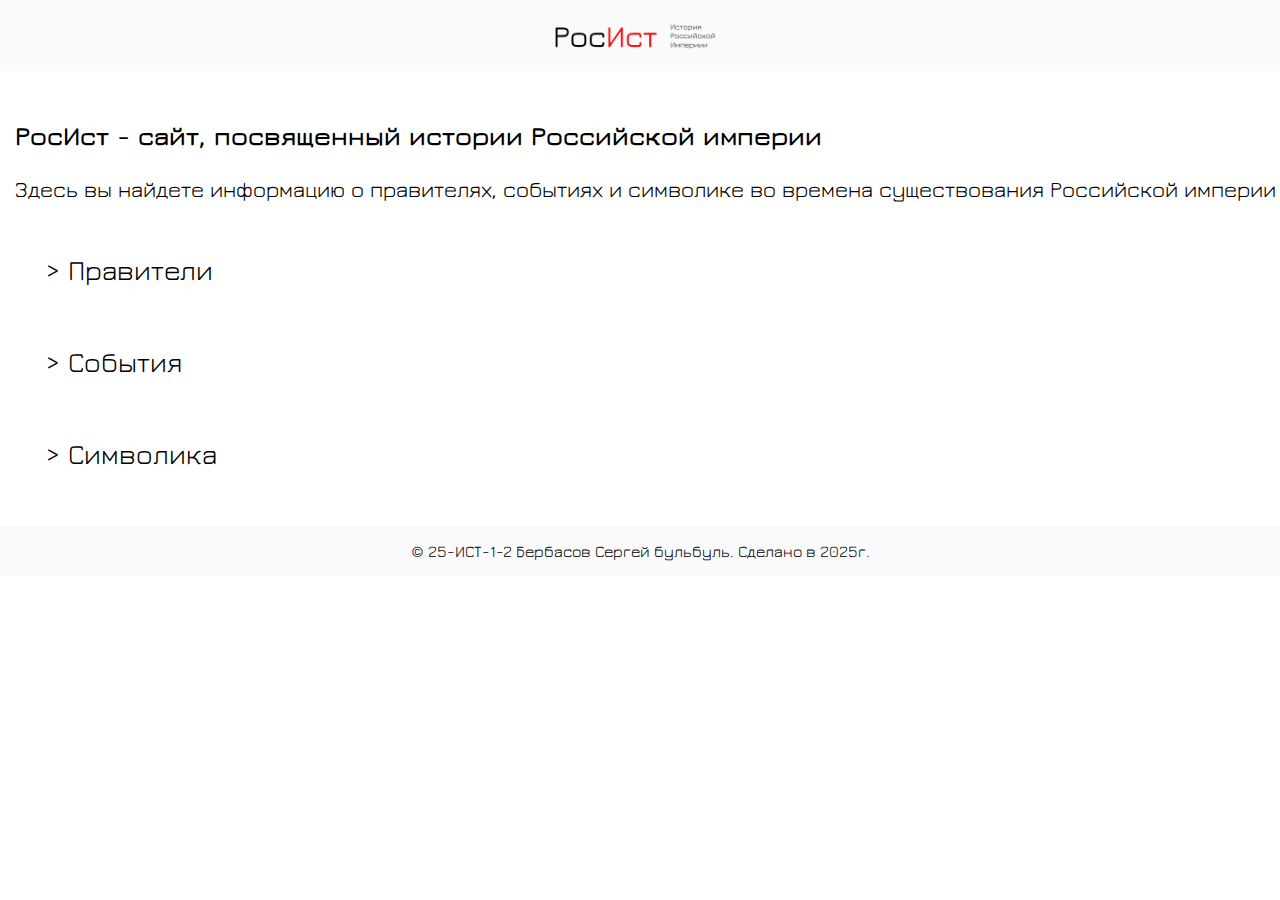
<file: index.html>
<!DOCTYPE html>
<html lang="en">
<head>
    <meta charset="UTF-8">
    <meta name="viewport" content="width=device-width, initial-scale=1.0">

    <link rel="stylesheet" href="styles/normalize.css">
    <link rel="stylesheet" href="styles/default.css">
    <link rel="stylesheet" href="styles/index.css">
    
    <title>РосИст - Главная</title>
</head>
<body>
    <header>
        <img class="logo" src="images/logo.png" alt="РосИст - История Российской Империи">
    </header>
    <main>
        <ul>
            <li><h3>РосИст - сайт, посвященный истории Российской империи</h3></li>
            <li><p>Здесь вы найдете информацию о правителях, событиях и символике во времена существования Российской империи</p></li>
            <li><button onclick="location.href = './praviteli.html'">> Правители</button></li>
            <li><button onclick="location.href = './sobitiya.html'">> События</button></li>
            <li><button onclick="location.href = './simvolika.html'">> Символика</button></li>
        </ul>
    </main>
    <footer>
        <p>&copy 25-ИСТ-1-2 Бербасов Сергей бульбуль. Сделано в 2025г.</p>
    </footer>
</body>
</html>
</file>
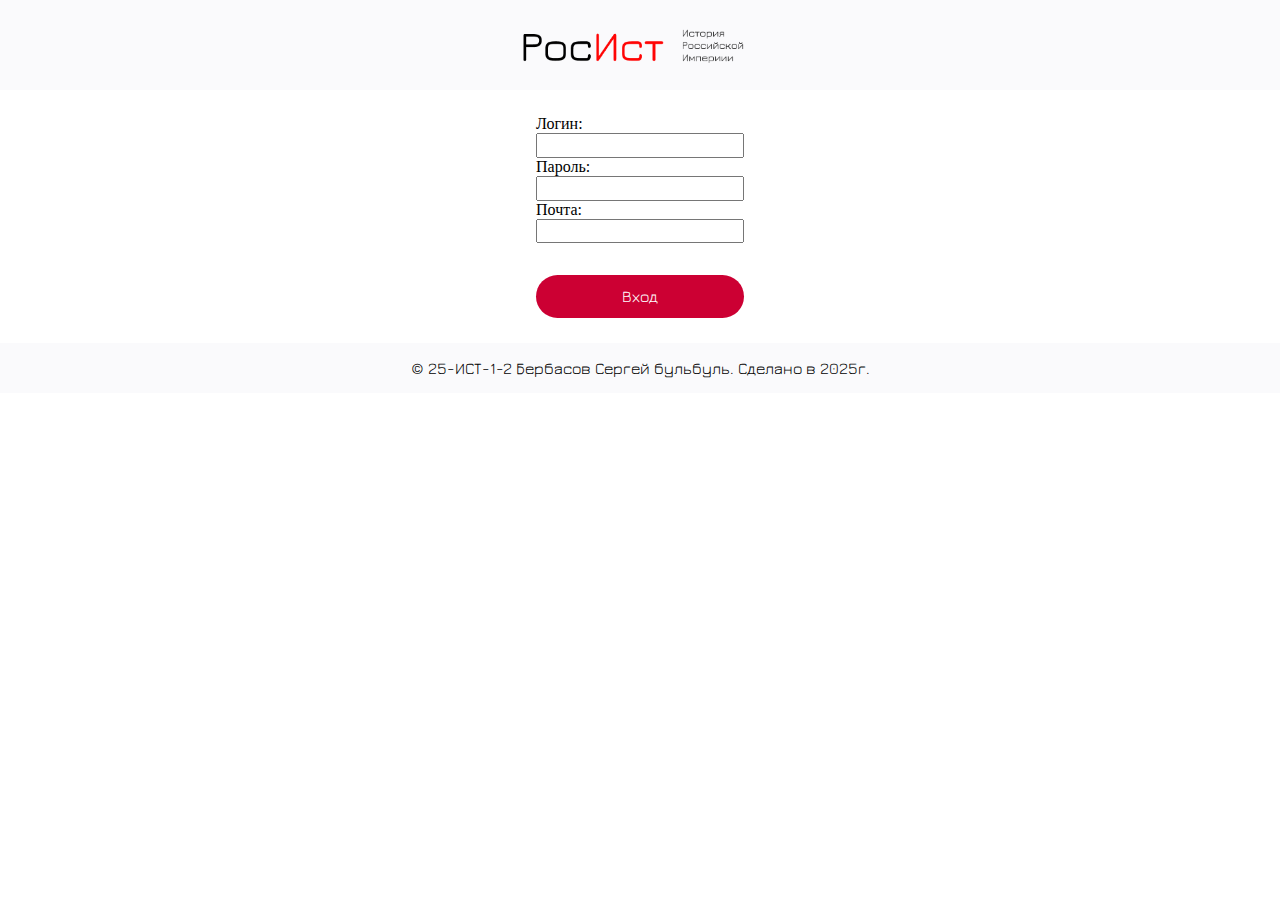
<file: kursovaya/index.html>
<!DOCTYPE html>
<html lang="en">
<head>
    <meta charset="UTF-8">
    <meta name="viewport" content="width=device-width, initial-scale=1.0">
    <link rel="preconnect" href="https://fonts.googleapis.com">
    <link rel="preconnect" href="https://fonts.gstatic.com" crossorigin>
    <link href="https://fonts.googleapis.com/css2?family=Jura:wght@300..700&display=swap" rel="stylesheet">
    <link rel="stylesheet" href="styles/normalize.css">
    <link rel="stylesheet" href="styles/default.css">
    <link rel="stylesheet" href="styles/index.css">
    <title>Document</title>
    <script>
        function check() {
            var login = document.getElementById('login').value
            var passw = document.getElementById('password').value
            var storedPassw = localStorage.getItem(login)

            if (!storedPassw) {
                console.log(1)
                localStorage.setItem(login, passw)
                document.getElementById('status').value = 'Вы успешно зарегистрировались!'
                location.href = './praviteli.html'
            } else if (storedPassw == passw) {
                console.log(2)
                document.getElementById('status').value = 'Вы успешно вошли в систему!'
                location.href = './praviteli.html'
            } else {
                console.log(3)
                console.log(login, passw, storedPassw)
                document.getElementById('status').innerText = 'Неверный пароль!'
                document.getElementById('status').style.color = 'red'
            }
        }
    </script>
</head>
<body>
    <header>
        <img class="logo" src="images/logo.png" alt="РосИст - История Российской Империи">
    </header>
    <main>
        <form id="register" autocomplete="off">
            <label for="login">Логин: </label>
            <input id="login" type="text">
            <label for="password">Пароль: </label>
            <input id="password" type="password">
            <label for="mail">Почта: </label>
            <input id="mail" type="email">
            <p id="status"></p>
            <button class="register" type="button" onclick="check()">Вход</button>
        </form>
        
    </main>
    <footer>
        <p>&copy 25-ИСТ-1-2 Бербасов Сергей бульбуль. Сделано в 2025г.</p>
    </footer>
</body>
</html>
</file>
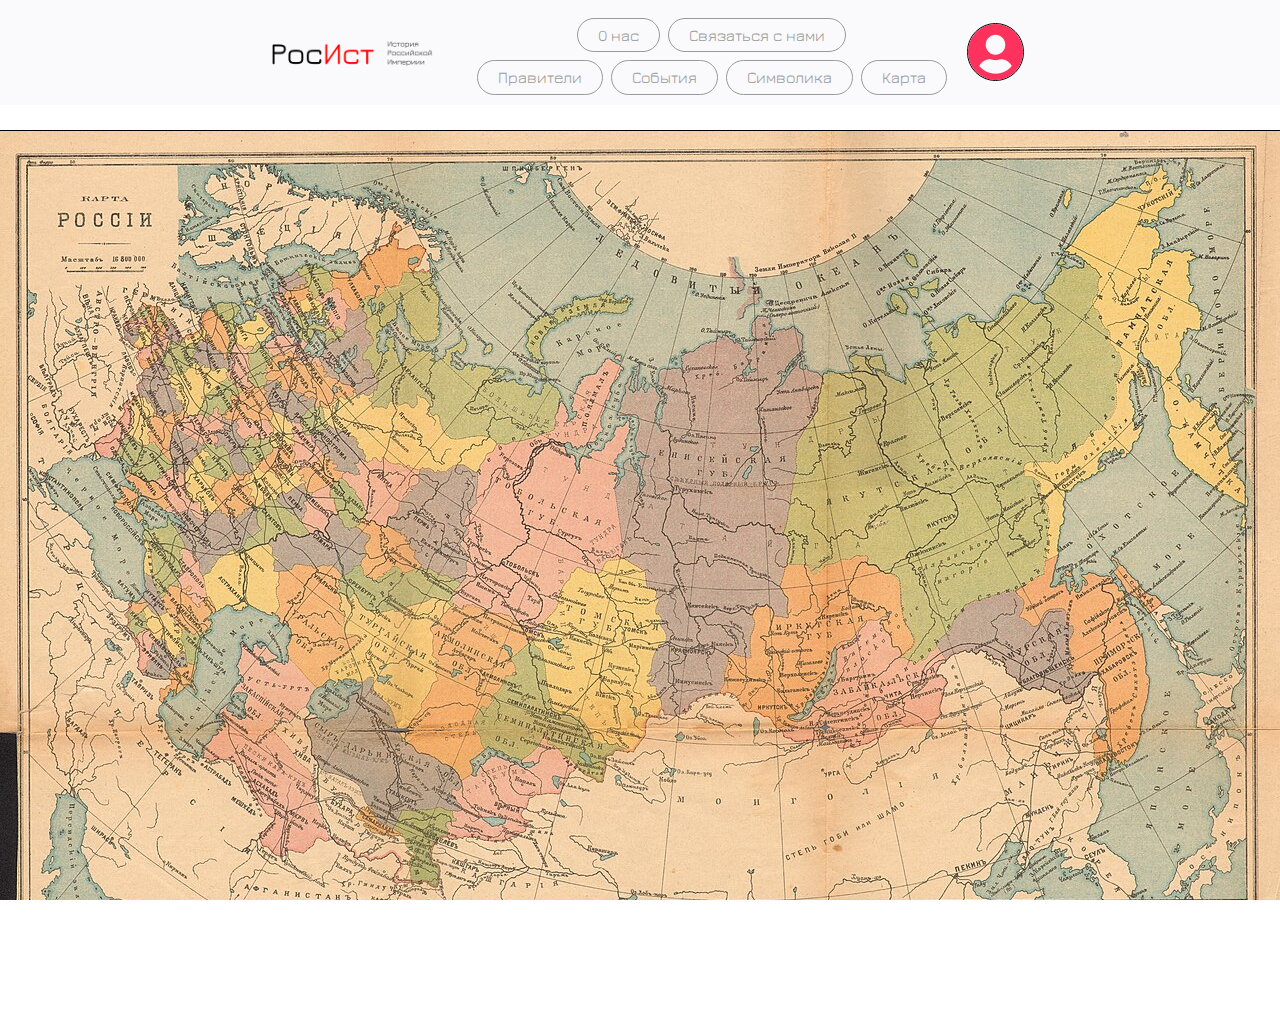
<file: karta.html>
<!DOCTYPE html>
<html lang="en">
<head>
    <meta charset="UTF-8">
    <meta name="viewport" content="width=device-width, initial-scale=1.0">

    <link rel="stylesheet" href="styles/normalize.css">
    <link rel="stylesheet" href="styles/default.css">
    <link rel="stylesheet" href="styles/karta.css">

    <title>РосИст - Карта России</title>

    <script src="libs/zooming.min.js"></script>
    <script>
        document.addEventListener("DOMContentLoaded", function() {

            const zoom = new Zooming({
                bgColor: '#000000',
                bgOpacity: 0.8,
                enableGrab: true,
                preloadImage: true,
                scaleBase: 1.0,
                scaleExtra: 2
            });
            zoom.listen('.zoomable')

        })

        function openMenu() {
            document.querySelector('.menu_body').classList.add('active')
            var btn = document.querySelector('.open__nav')
            btn.classList.add('cross')
            btn.onclick = function() { closeMenu() }
        }
        function closeMenu() {
            document.querySelector('.menu_body').classList.remove('active')
            var btn = document.querySelector('.open__nav')
            btn.classList.remove('cross')
            btn.onclick = function() { openMenu() }
        }
    </script>
</head>
<body>
    <header>
        <img onclick="location.href = './index.html'" class="logo" src="images/logo.png" alt="РосИст - История Российской Империи">
        <nav>
            <button onclick="openMenu()" class="open__nav">
                <div class="top"></div>
                <div class="bottom"></div>
            </button>
            <div class="menu_body">
                <menu class="mobile_menu">
                    <ul class="top">
                        <li><button onclick="location.href = './praviteli.html'">Правители</button></li>
                        <li><button onclick="location.href = './sobitiya.html'">События</button></li>
                        <li><button onclick="location.href = './simvolika.html'">Символика</button></li>
                        <li><button onclick="location.href = './karta.html'">Карта</button></li>
                    </ul>
                    <ul class="bottom">
                        <li><button onclick="location.href = './info.html'">О нас</button></li>
                        <li><button onclick="location.href = 'mailto:sergejberbasov1294@yandex.ru'">Связаться с нами</a></li>
                    </ul>
                </menu>
            </div>
            
            <ul class="nav">
                <li><button onclick="location.href = './info.html'">О нас</button></li>
                <li><button onclick="location.href = 'mailto:sergejberbasov1294@yandex.ru'">Связаться с нами</a></li>
            </ul>
            <ul class="nav">
                <li><button onclick="location.href = './praviteli.html'">Правители</button></li>
                <li><button onclick="location.href = './sobitiya.html'">События</button></li>
                <li><button onclick="location.href = './simvolika.html'">Символика</button></li>
                <li><button onclick="location.href = './karta.html'">Карта</button></li>
            </ul>
        </nav>
        <img class="person" src="images/person.png" alt="Вход" onclick="location.href = './login.html'">
    </header>

    <main style="display: flex; justify-content: center;">
        <img class="zoomable" src="images/karta.png" alt="Карта Российской империи" style="width: 50%;">
    </main>

    <footer>
        <p>&copy 25-ИСТ-1-2 Бербасов Сергей бульбуль. Сделано в 2025г.</p>
    </footer>
</body>
</html>
</file>
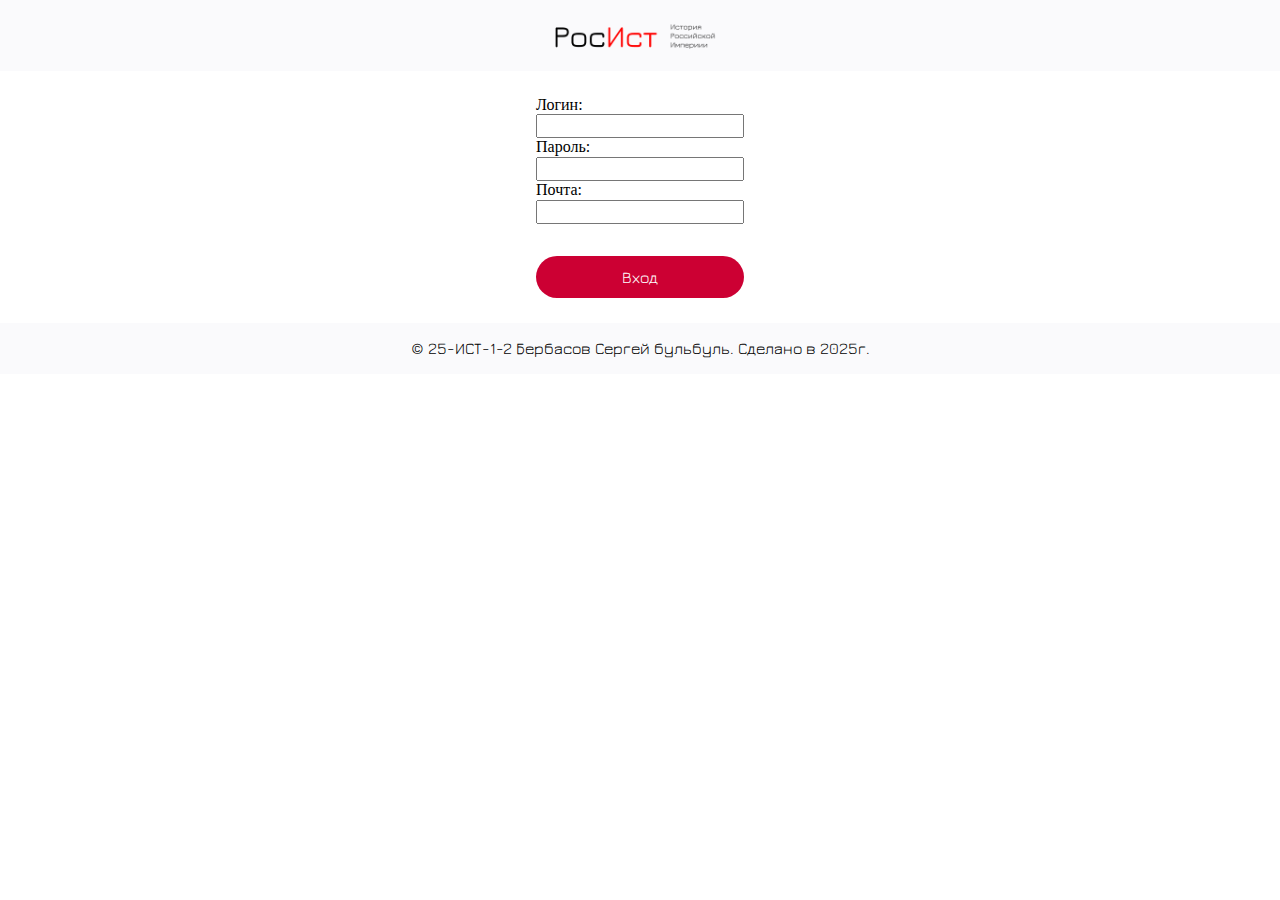
<file: login.html>
<!DOCTYPE html>
<html lang="en">
<head>
    <meta charset="UTF-8">
    <meta name="viewport" content="width=device-width, initial-scale=1.0">
    
    <link rel="stylesheet" href="styles/normalize.css">
    <link rel="stylesheet" href="styles/default.css">
    <link rel="stylesheet" href="styles/login.css">

    <title>РосИст - Вход</title>

    <script>
        function check() {
            var login = document.getElementById('login').value
            var passw = document.getElementById('password').value
            var storedPassw = localStorage.getItem(login)

            if (!storedPassw) {
                console.log(1)
                localStorage.setItem(login, passw)
                document.getElementById('status').value = 'Вы успешно зарегистрировались!'
                location.href = './praviteli.html'
            } else if (storedPassw == passw) {
                console.log(2)
                document.getElementById('status').value = 'Вы успешно вошли в систему!'
                location.href = './praviteli.html'
            } else {
                console.log(3)
                console.log(login, passw, storedPassw)
                document.getElementById('status').innerText = 'Неверный пароль!'
                document.getElementById('status').style.color = 'red'
            }
        }
    </script>
</head>
<body>
    <header>
        <img onclick="location.href = './index.html'" class="logo" src="images/logo.png" alt="РосИст - История Российской Империи">
    </header>
    <main>
        <form id="register" autocomplete="off">
            <label for="login">Логин: </label>
            <input id="login" type="text">
            <label for="password">Пароль: </label>
            <input id="password" type="password">
            <label for="mail">Почта: </label>
            <input id="mail" type="email">
            <p id="status"></p>
            <button class="register" type="button" onclick="check()">Вход</button>
        </form>
        
    </main>
    <footer>
        <p>&copy 25-ИСТ-1-2 Бербасов Сергей бульбуль. Сделано в 2025г.</p>
    </footer>
</body>
</html>
</file>
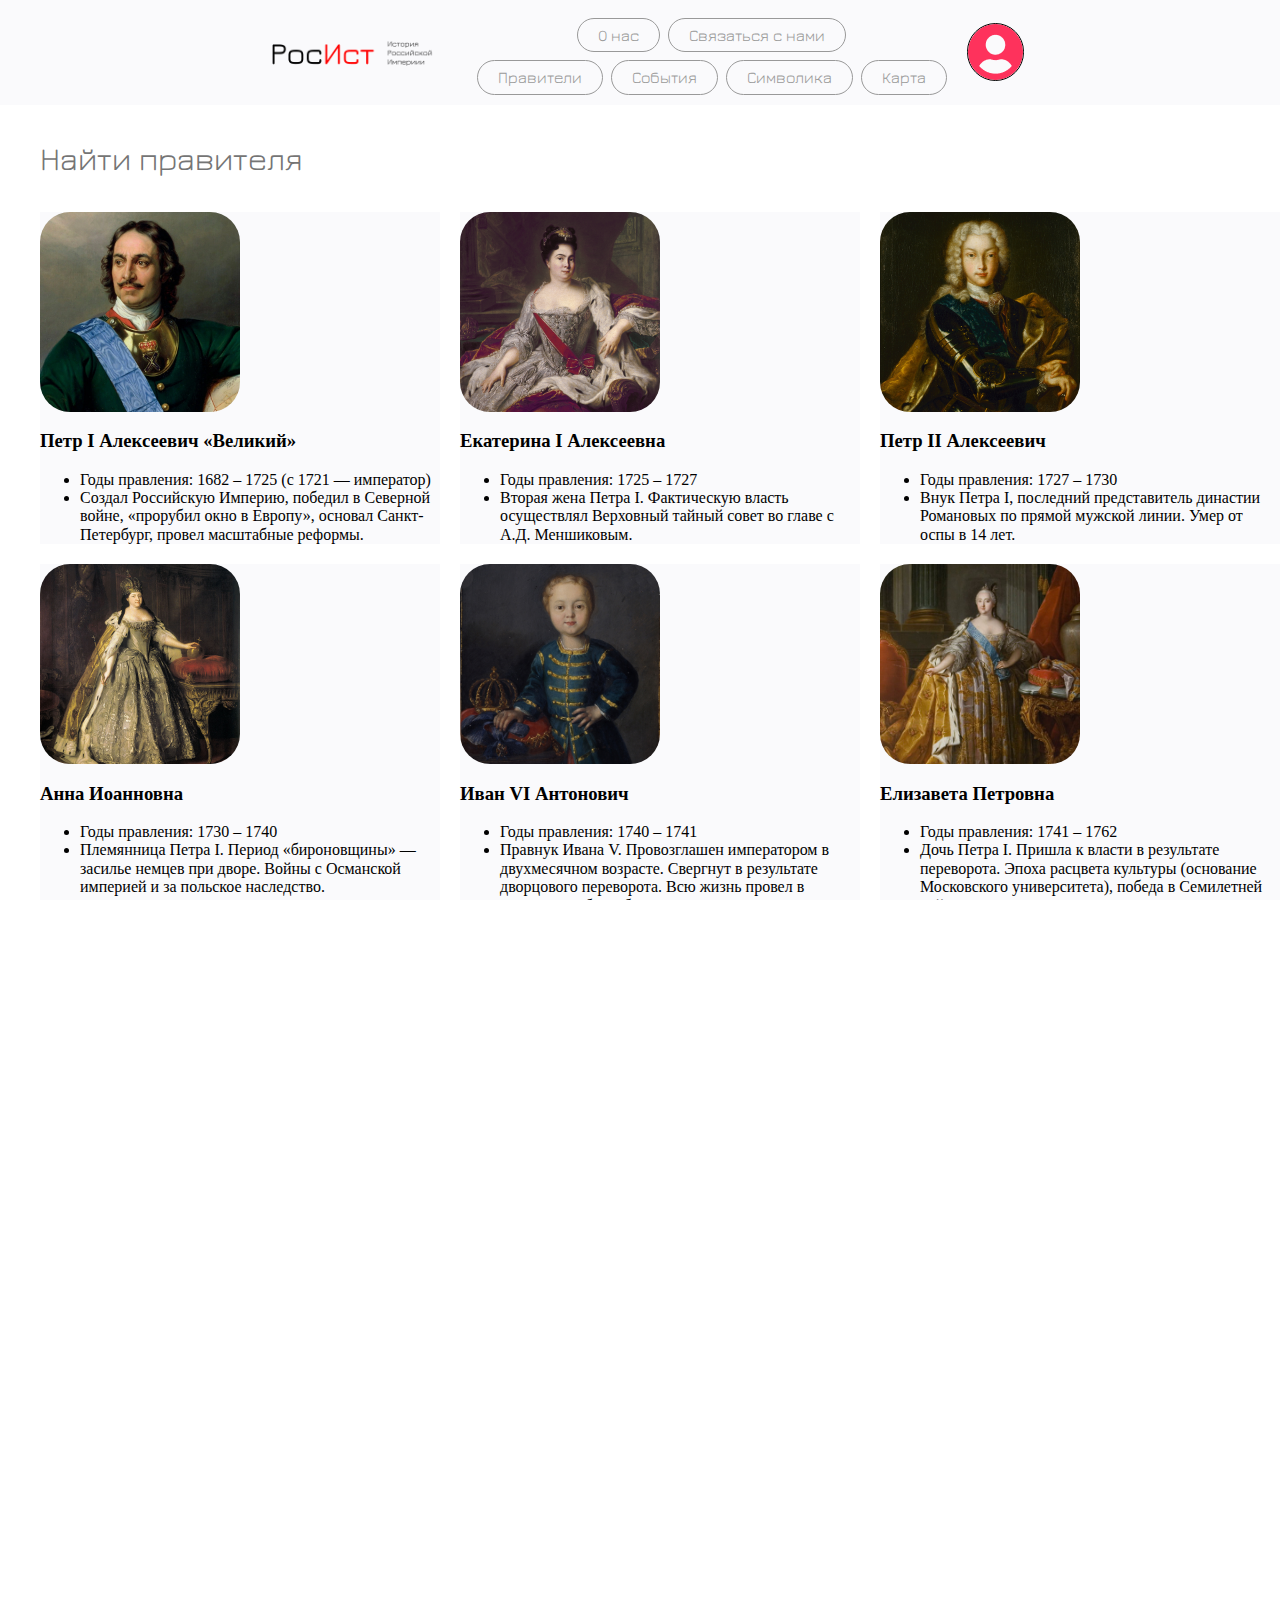
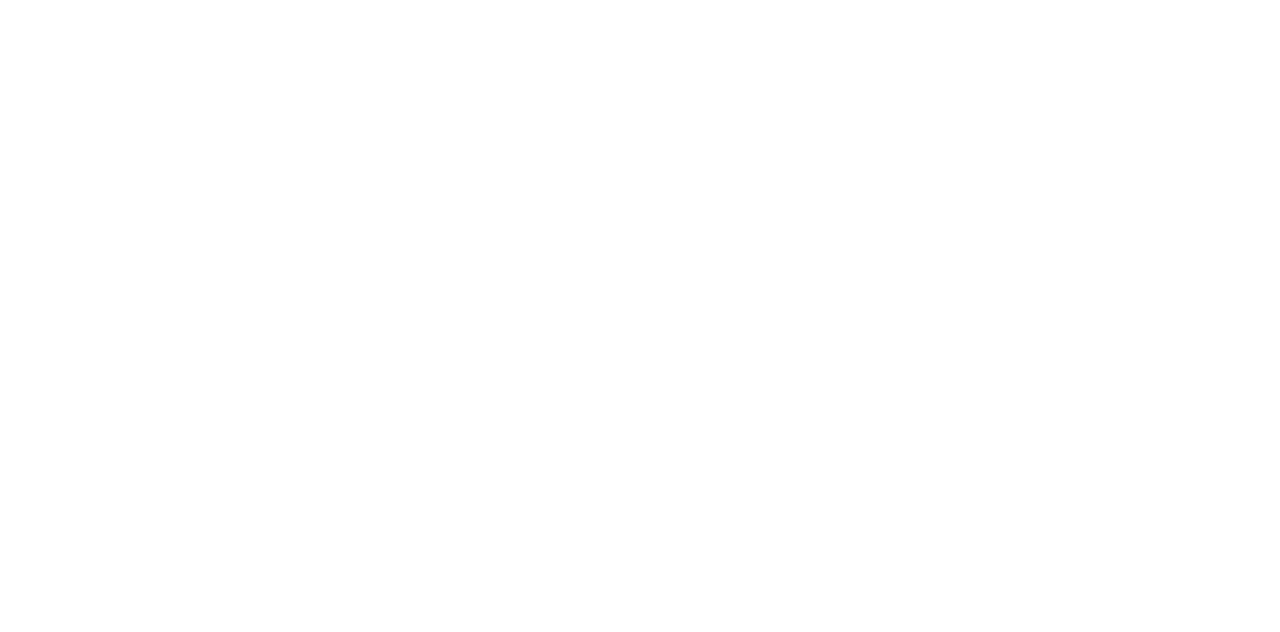
<file: praviteli.html>
<!DOCTYPE html>
<html lang="en">
<head>
    <meta charset="UTF-8">
    <meta name="viewport" content="width=device-width, initial-scale=1.0, minimum-scale=1">
    
    <link rel="stylesheet" href="styles/normalize.css">
    <link rel="stylesheet" href="styles/default.css">
    <link rel="stylesheet" href="styles/praviteli.css">

    <title>РосИст - Правители</title>

    <script>
        var lis
        
        document.addEventListener("input", search)

        document.addEventListener("DOMContentLoaded", function() {
            lis = Array.from(document.getElementsByClassName("emperor__block"))
        })

        function search() {
            var table = document.getElementsByClassName('emperors')[0]
            var request = document.getElementById('search').value
            var filtered = Array.from(lis)
            .map(li => {return li.getElementsByTagName('h3')[0]})
            .filter(name => {return name.innerText.toLowerCase().includes(request.toLowerCase())})
            .map(name => {return name.parentElement})
            
            

            table.replaceChildren()
            Array.from(filtered).forEach(element => {
                table.appendChild(element)
            });

        }

        function openMenu() {
            document.querySelector('.menu_body').classList.add('active')
            var btn = document.querySelector('.open__nav')
            btn.classList.add('cross')
            btn.onclick = function() { closeMenu() }
        }
        function closeMenu() {
            document.querySelector('.menu_body').classList.remove('active')
            var btn = document.querySelector('.open__nav')
            btn.classList.remove('cross')
            btn.onclick = function() { openMenu() }
        }
    </script>
</head>
<body>
    <header>
        <img onclick="location.href = './index.html'" class="logo" src="images/logo.png" alt="РосИст - История Российской Империи">
        <nav>
            <button onclick="openMenu()" class="open__nav">
                <div class="top"></div>
                <div class="bottom"></div>
            </button>
            <div class="menu_body">
                <menu class="mobile_menu">
                    <ul class="top">
                        <li><button onclick="location.href = './praviteli.html'">Правители</button></li>
                        <li><button onclick="location.href = './sobitiya.html'">События</button></li>
                        <li><button onclick="location.href = './simvolika.html'">Символика</button></li>
                        <li><button onclick="location.href = './karta.html'">Карта</button></li>
                    </ul>
                    <ul class="bottom">
                        <li><button onclick="location.href = './info.html'">О нас</button></li>
                        <li><button onclick="location.href = 'mailto:sergejberbasov1294@yandex.ru'">Связаться с нами</a></li>
                    </ul>
                </menu>
            </div>
            
            <ul class="nav">
                <li><button onclick="location.href = './info.html'">О нас</button></li>
                <li><button onclick="location.href = 'mailto:sergejberbasov1294@yandex.ru'">Связаться с нами</a></li>
            </ul>
            <ul class="nav">
                <li><button onclick="location.href = './praviteli.html'">Правители</button></li>
                <li><button onclick="location.href = './sobitiya.html'">События</button></li>
                <li><button onclick="location.href = './simvolika.html'">Символика</button></li>
                <li><button onclick="location.href = './karta.html'">Карта</button></li>
            </ul>
        </nav>
        <img class="person" src="images/person.png" alt="Вход" onclick="location.href = './login.html'">
    </header>

    <search>
        <form action="/search">
            <input id="search" autofocus autocomplete="off" type="text" placeholder="Найти правителя">
        </form>
    </search>
    <main>
        <ul class="emperors">
            <li class="emperor__block">
                <img class="emp_img" src="images/praviteli/petr1.png" alt="Петр I">
                <h3>Петр I Алексеевич «Великий»</h3>
                <ul>
                    <li>Годы правления: 1682 – 1725 (с 1721 — император)</li>
                    <li>Создал Российскую Империю, победил в Северной войне, «прорубил окно в Европу», основал
                        Санкт-Петербург, провел масштабные реформы.</li>
                </ul>
            </li>
            <li class="emperor__block">
                <img class="emp_img" src="images/praviteli/ekaterina1.png" alt="Екатерина I">
                <h3>Екатерина I Алексеевна</h3>
                <ul>
                    <li>Годы правления: 1725 – 1727</li>
                    <li>Вторая жена Петра I. Фактическую власть осуществлял Верховный тайный совет во главе с А.Д.
                        Меншиковым.</li>
                </ul>
            </li>
            <li class="emperor__block">
                <img class="emp_img" src="images/praviteli/petr2.png" alt="Петр II">
                <h3>Петр II Алексеевич</h3>
                <ul>
                    <li>Годы правления: 1727 – 1730</li>
                    <li>Внук Петра I, последний представитель династии Романовых по прямой мужской линии. Умер от оспы в 14
                        лет.</li>
                </ul>
            </li>
            <li class="emperor__block">
                <img class="emp_img" src="images/praviteli/anna.png" alt="Анна">
                <h3>Анна Иоанновна</h3>
                <ul>
                    <li>Годы правления: 1730 – 1740</li>
                    <li>Племянница Петра I. Период «бироновщины» — засилье немцев при дворе. Войны с Османской империей и за
                        польское наследство.</li>
                </ul>
            </li>
            <li class="emperor__block">
                <img class="emp_img" src="images/praviteli/ivan6.png" alt="Иван VI">
                <h3>Иван VI Антонович</h3>
                <ul>
                    <li>Годы правления: 1740 – 1741</li>
                    <li>Правнук Ивана V. Провозглашен императором в двухмесячном возрасте. Свергнут в результате дворцового
                        переворота. Всю жизнь провел в заточении и был убит.</li>
                </ul>
            </li>
            <li class="emperor__block">
                <img class="emp_img" src="images/praviteli/elizaveta.png" alt="Елизавета">
                <h3>Елизавета Петровна</h3>
                <ul>
                    <li>Годы правления: 1741 – 1762</li>
                    <li>Дочь Петра I. Пришла к власти в результате переворота. Эпоха расцвета культуры (основание
                        Московского университета), победа в Семилетней войне.</li>
                </ul>
            </li>
            <li class="emperor__block">
                <img class="emp_img" src="images/praviteli/petr3.png" alt="Петр III">
                <h3>Петр III Федорович</h3>
                <ul>
                    <li>Годы правления: 1761 – 1762</li>
                    <li>Внук Петра I. Немецкий князь из Гольштейн-Готторпской линии. За 6 месяцев правления успел издать
                        «Манифест о вольности дворянства» и вернуть Пруссии все завоевания в Семилетней войне. Свергнут и
                        убит в результате переворота своей женой Екатериной.</li>
                </ul>
            </li>
            <li class="emperor__block">
                <img class="emp_img" src="images/praviteli/ekaterina2.png" alt="Екатерина II">
                <h3>Екатерина II Алексеевна «Великая»</h3>
                <ul>
                    <li>Годы правления: 1762 – 1796</li>
                    <li>Немецкая принцесса, жена Петра III. «Золотой век» российского дворянства. Значительно расширила
                        территорию империи (разделы Польши, Крым, Новороссия). Провела губернскую реформу, усилила
                        крепостное право (Пугачевский бунт).</li>
                </ul>
            </li>
            <li class="emperor__block">
                <img class="emp_img" src="images/praviteli/pavel1.png" alt="Павел I">
                <h3>Павел I Петрович</h3>
                <ul>
                    <li>Годы правления: 1796 – 1801</li>
                    <li>Сын Екатерины II и Петра III. Издал указ о престолонаследии, ограничил привилегии дворян, ввел
                        жесткую дисциплину в армии. Убит заговорщиками в Михайловском замке.</li>
                </ul>
            </li>
            <li class="emperor__block">
                <img class="emp_img" src="images/praviteli/aleksandr1.png" alt="Александр I">
                <h3>Александр I Павлович «Благословенный»</h3>
                <ul>
                    <li>Годы правления: 1801 – 1825</li>
                    <li>Сын Павла I. Победитель Наполеона в Отечественной войне 1812 года. Участвовал в Венском конгрессе.
                        Эпоха либеральных начинаний и мистицизма. Таинственная смерть в Таганроге породила легенду о «старце
                        Федоре Кузьмиче».</li>
                </ul>
            </li>
            <li class="emperor__block">
                <img class="emp_img" src="images/praviteli/nikolay1.png" alt="Николай I">
                <h3>Николай I Павлович «Палкин»</h3>
                <ul>
                    <li>Годы правления: 1825 – 1855</li>
                    <li>Ключевое: Брат Александра I. Вступил на престол при подавлении Восстания декабристов. Апологет
                        самодержавия, порядка и военной дисциплины («жандарм Европы»). Эпоха жесткой цензуры и кодификации
                        законов. Проиграл Крымскую войну.</li>
                </ul>
            </li>
            <li class="emperor__block">
                <img class="emp_img" src="images/praviteli/aleksandr2.png" alt="Александр II">
                <h3>Александр II Николаевич «Освободитель»</h3>
                <ul>
                    <li>Годы правления: 1855 – 1881</li>
                    <li>Сын Николая I. Провел «Великие реформы»: отменил крепостное право (1861), провел судебную, земскую,
                        военную реформы. Присоединил Среднюю Азию и Дальний Восток. Убит террористами из «Народной воли».
                    </li>
                </ul>
            </li>
            <li class="emperor__block">
                <img class="emp_img" src="images/praviteli/aleksandr3.png" alt="Александр III">
                <h3>Александр III Александрович «Миротворец»</h3>
                <ul>
                    <li>Годы правления: 1881 – 1894</li>
                    <li>Сын Александра II. Контрреформы, курс на консервацию существующего строя. Укрепление государственной
                        власти и полицейского режима. Внешняя политика была преимущественно мирной. Эпоха промышленного
                        подъема.</li>
                </ul>
            </li>
            <li class="emperor__block">
                <img class="emp_img" src="images/praviteli/nikolay2.png" alt="Николай II">
                <h3>Николай II Александрович</h3>
                <ul>
                    <li>Годы правления: 1894 – 1917</li>
                    <li>Последний император Всероссийский. Сын Александра III. При нем произошли: Русско-японская война,
                        Первая русская революция (1905-1907), вступление в Первую мировую войну. Отрекся от престола в ходе
                        Февральской революции 1917 года. Расстрелян вместе с семьей в Екатеринбурге. Причислен РПЦ к лику
                        страстотерпцев.</li>
                </ul>
            </li>
        </ul>
    </main>

    <footer>
        <p>&copy 25-ИСТ-1-2 Бербасов Сергей бульбуль. Сделано в 2025г.</p>
    </footer>
</body>
</html>
</file>
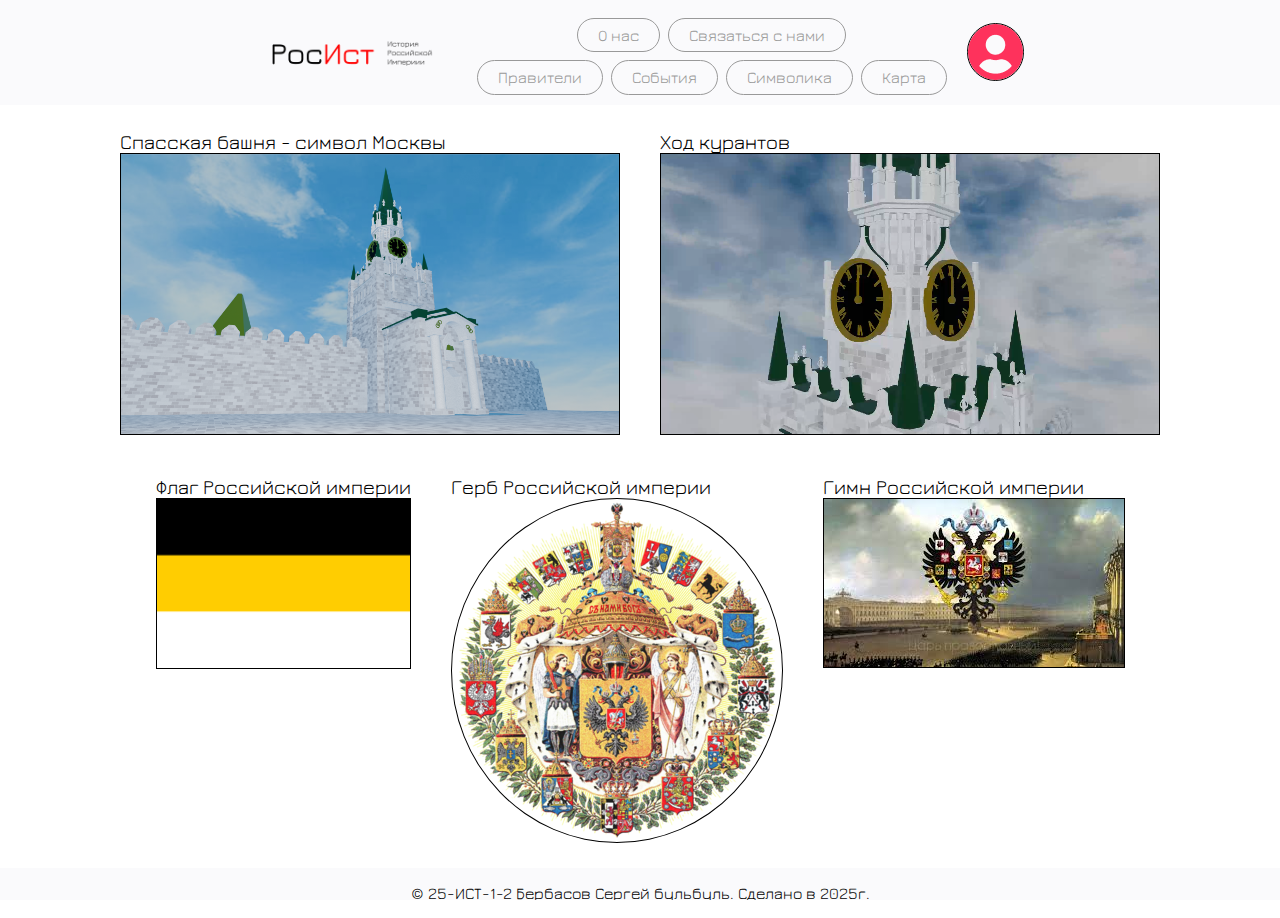
<file: simvolika.html>
<!DOCTYPE html>
<html lang="en">
<head>
    <meta charset="UTF-8">
    <meta name="viewport" content="width=device-width, initial-scale=1.0">
    
    <link rel="stylesheet" href="styles/normalize.css">
    <link rel="stylesheet" href="styles/default.css">
    <link rel="stylesheet" href="styles/simvolika.css">

    <title>РосИст - Символика</title>

    <script src="libs/zooming.min.js"></script>
    <script>
        document.addEventListener("DOMContentLoaded", function() {

            const zoom = new Zooming({
                bgColor: '#000000',
                bgOpacity: 0.8,
                enableGrab: false,
                preloadImage: true,
                scaleBase: 0.5
            });
            zoom.listen('.zoomable')

        })

        function openMenu() {
            document.querySelector('.menu_body').classList.add('active')
            var btn = document.querySelector('.open__nav')
            btn.classList.add('cross')
            btn.onclick = function() { closeMenu() }
        }
        function closeMenu() {
            document.querySelector('.menu_body').classList.remove('active')
            var btn = document.querySelector('.open__nav')
            btn.classList.remove('cross')
            btn.onclick = function() { openMenu() }
        }

        function playAudio(btn) {
            var file = document.getElementById('gimn')
            file.play()
            btn.onclick = function() {stopAudio(btn)}
        }
        function stopAudio(btn) {
            var file = document.getElementById('gimn')
            file.pause()
            btn.onclick = function() {playAudio(btn)}
        }

        function openMenu() {
            document.querySelector('.menu_body').classList.add('active')
            var btn = document.querySelector('.open__nav')
            btn.classList.add('cross')
            btn.onclick = function() { closeMenu() }
        }
        function closeMenu() {
            document.querySelector('.menu_body').classList.remove('active')
            var btn = document.querySelector('.open__nav')
            btn.classList.remove('cross')
            btn.onclick = function() { openMenu() }
        }
    </script>
</head>
<body>
    <header>
        <img onclick="location.href = './index.html'" class="logo" src="images/logo.png" alt="РосИст - История Российской Империи">
        <nav>
            <button onclick="openMenu()" class="open__nav">
                <div class="top"></div>
                <div class="bottom"></div>
            </button>
            <div class="menu_body">
                <menu class="mobile_menu">
                    <ul class="top">
                        <li><button onclick="location.href = './praviteli.html'">Правители</button></li>
                        <li><button onclick="location.href = './sobitiya.html'">События</button></li>
                        <li><button onclick="location.href = './simvolika.html'">Символика</button></li>
                        <li><button onclick="location.href = './karta.html'">Карта</button></li>
                    </ul>
                    <ul class="bottom">
                        <li><button onclick="location.href = './info.html'">О нас</button></li>
                        <li><button onclick="location.href = 'mailto:sergejberbasov1294@yandex.ru'">Связаться с нами</a></li>
                    </ul>
                </menu>
            </div>
            
            <ul class="nav">
                <li><button onclick="location.href = './info.html'">О нас</button></li>
                <li><button onclick="location.href = 'mailto:sergejberbasov1294@yandex.ru'">Связаться с нами</a></li>
            </ul>
            <ul class="nav">
                <li><button onclick="location.href = './praviteli.html'">Правители</button></li>
                <li><button onclick="location.href = './sobitiya.html'">События</button></li>
                <li><button onclick="location.href = './simvolika.html'">Символика</button></li>
                <li><button onclick="location.href = './karta.html'">Карта</button></li>
            </ul>
        </nav>
        <img class="person" src="images/person.png" alt="Вход" onclick="location.href = './login.html'">
    </header>

    <main>
        <ul>
            <li>
                <label for="bashnya">Спасская башня - символ Москвы</label>
                <img class="zoomable" id="bashnya" src="images/bashnya.png" alt="Спасская башня">
            </li>
            <li>
                <label for="clock">Ход курантов</label>
                <video autoplay loop id="clock" src="videos/bashnya.mp4" alt="Часы на Спасской башне"></video>
            </li>
            <li>
                <label for="flag">Флаг Российской империи</label>
                <img class="zoomable" id="flag" src="images/flag.png" alt="Флаг">
            </li>
            <li>
                <label for="gerb">Герб Российской империи</label>
                <img class="zoomable" id="gerb" src="images/gerb.png" alt="Герб">
            </li>
            <li>
                <label for="gimn">Гимн Российской империи</label>
                <img class="audio" onclick="playAudio(this)" src="images/gimn.png" alt="Гимн Российской империи">
                <audio id="gimn" src="audios/gimn.mp3"></audio>
            </li>
        </ul>
    </main>

    <footer>
        <p>&copy 25-ИСТ-1-2 Бербасов Сергей бульбуль. Сделано в 2025г.</p>
    </footer>
</body>
</html>
</file>
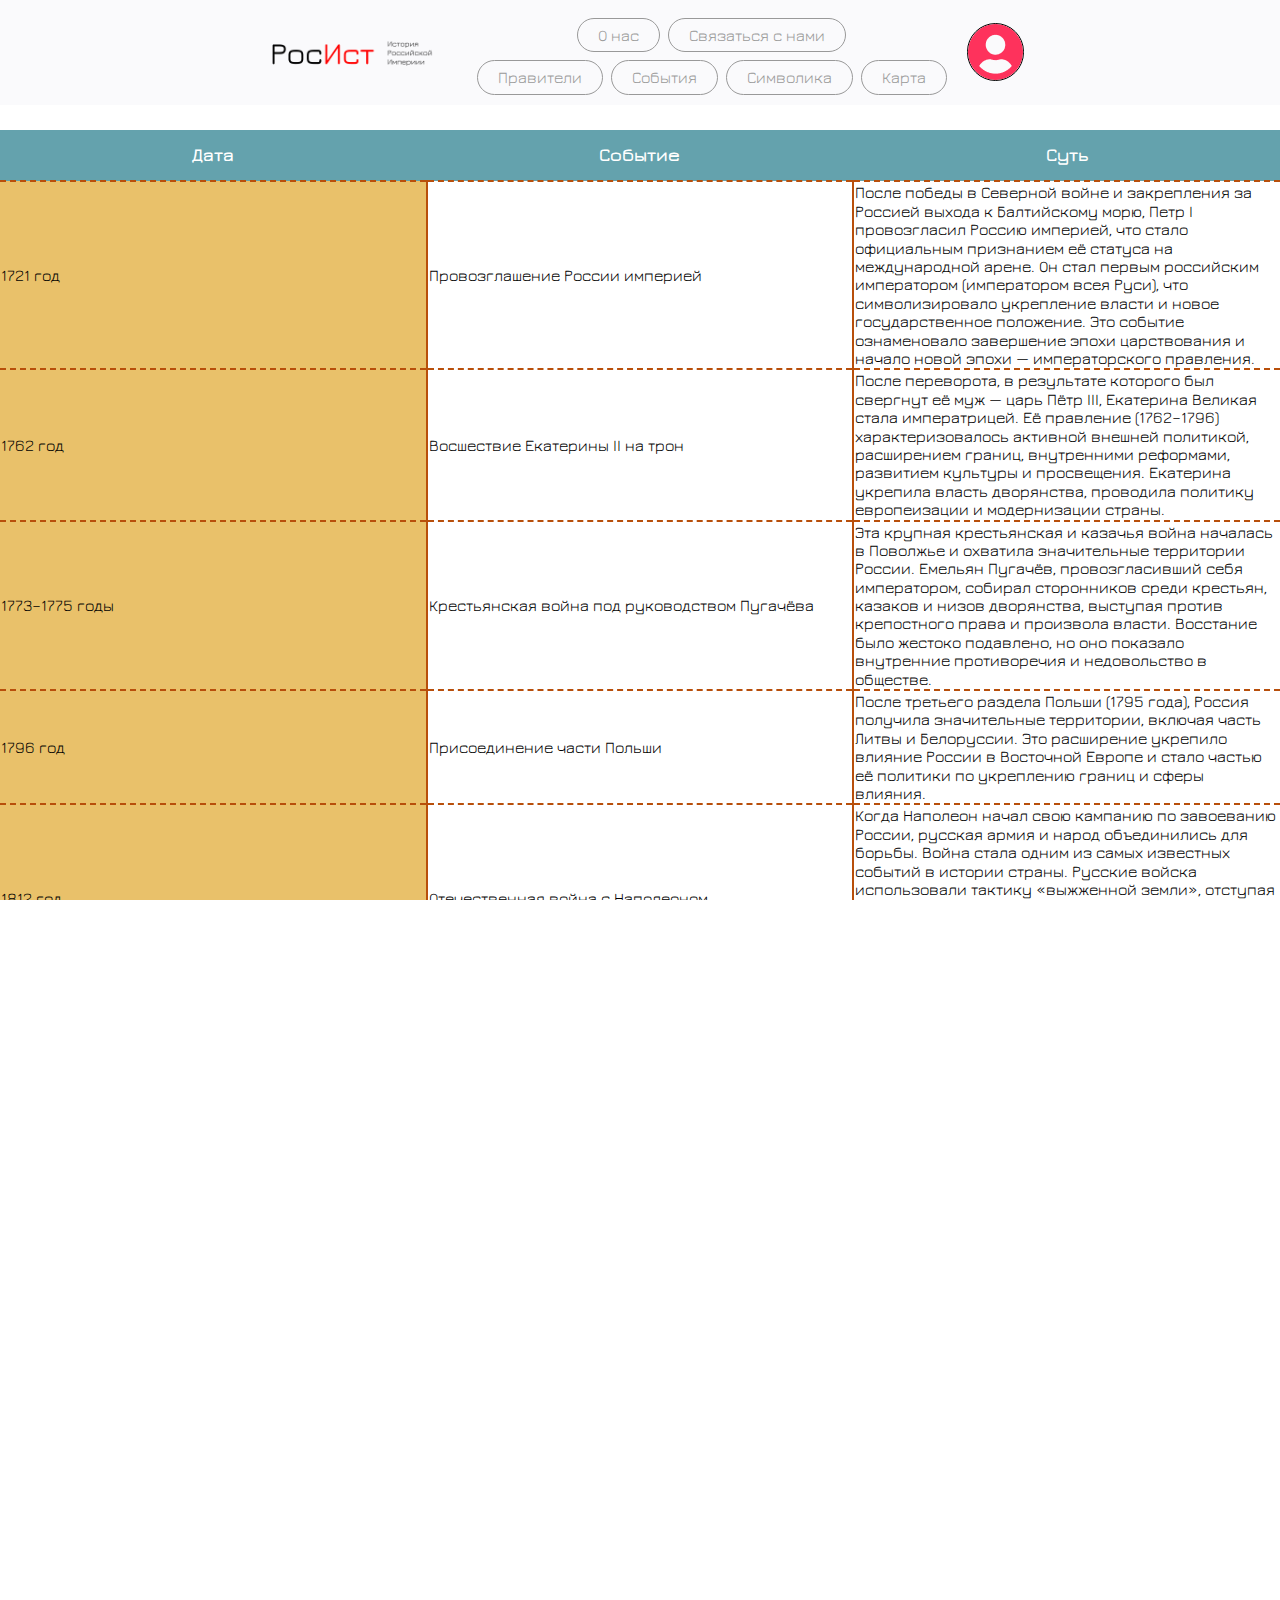
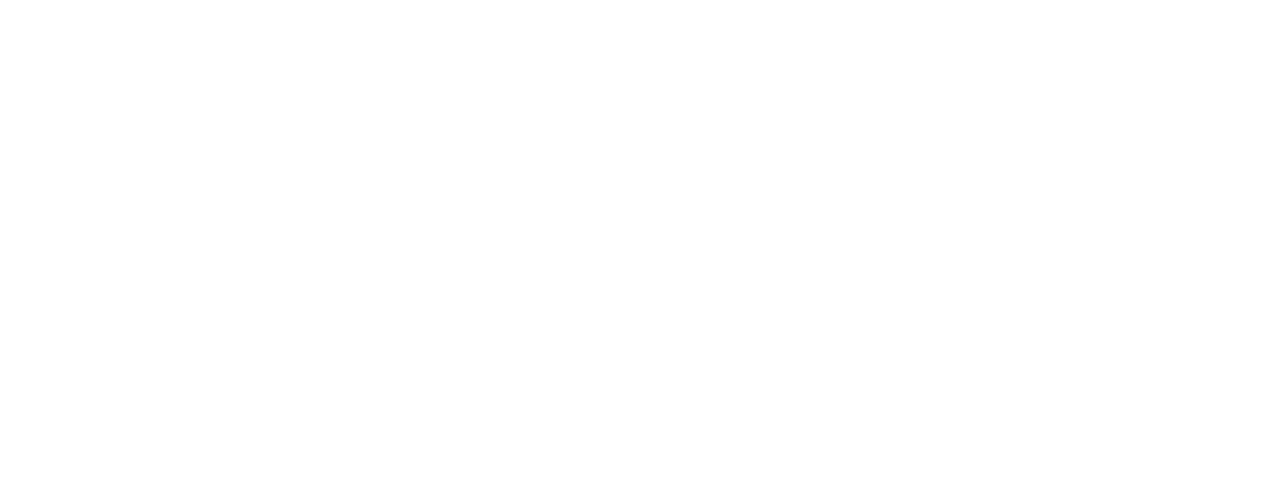
<file: sobitiya.html>
<!DOCTYPE html>
<html lang="en">
<head>
    <meta charset="UTF-8">
    <meta name="viewport" content="width=device-width, initial-scale=1.0">
    
    <link rel="stylesheet" href="styles/normalize.css">
    <link rel="stylesheet" href="styles/default.css">
    <link rel="stylesheet" href="styles/sobitiya.css">

    <title>РосИст - События</title>

    <script>
        function openMenu() {
            document.querySelector('.menu_body').classList.add('active')
            var btn = document.querySelector('.open__nav')
            btn.classList.add('cross')
            btn.onclick = function() { closeMenu() }
        }
        function closeMenu() {
            document.querySelector('.menu_body').classList.remove('active')
            var btn = document.querySelector('.open__nav')
            btn.classList.remove('cross')
            btn.onclick = function() { openMenu() }
        }
    </script>
</head>
<body>
    <header>
        <img onclick="location.href = './index.html'" class="logo" src="images/logo.png" alt="РосИст - История Российской Империи">
        <nav>
            <button onclick="openMenu()" class="open__nav">
                <div class="top"></div>
                <div class="bottom"></div>
            </button>
            <div class="menu_body">
                <menu class="mobile_menu">
                    <ul class="top">
                        <li><button onclick="location.href = './praviteli.html'">Правители</button></li>
                        <li><button onclick="location.href = './sobitiya.html'">События</button></li>
                        <li><button onclick="location.href = './simvolika.html'">Символика</button></li>
                        <li><button onclick="location.href = './karta.html'">Карта</button></li>
                    </ul>
                    <ul class="bottom">
                        <li><button onclick="location.href = './info.html'">О нас</button></li>
                        <li><button onclick="location.href = 'mailto:sergejberbasov1294@yandex.ru'">Связаться с нами</a></li>
                    </ul>
                </menu>
            </div>
            
            <ul class="nav">
                <li><button onclick="location.href = './info.html'">О нас</button></li>
                <li><button onclick="location.href = 'mailto:sergejberbasov1294@yandex.ru'">Связаться с нами</a></li>
            </ul>
            <ul class="nav">
                <li><button onclick="location.href = './praviteli.html'">Правители</button></li>
                <li><button onclick="location.href = './sobitiya.html'">События</button></li>
                <li><button onclick="location.href = './simvolika.html'">Символика</button></li>
                <li><button onclick="location.href = './karta.html'">Карта</button></li>
            </ul>
        </nav>
        <img class="person" src="images/person.png" alt="Вход" onclick="location.href = './login.html'">
    </header>

    <main>
        <table>
            <tr class="th">
                <th>Дата</th>
                <th>Событие</th>
                <th>Суть</th>
            </tr>
            <tr>
                <td class="date">1721 год</td>
                <td class="name" >Провозглашение России империей</td>
                <td>После победы в Северной войне и закрепления за Россией выхода к Балтийскому морю, Петр I провозгласил Россию империей, что стало официальным признанием её статуса на международной арене. Он стал первым российским императором (императором всея Руси), что символизировало укрепление власти и новое государственное положение. Это событие ознаменовало завершение эпохи царствования и начало новой эпохи — императорского правления.</td>
            </tr>
            <tr>
                <td class="date">1762 год</td>
                <td class="name">Восшествие Екатерины II на трон</td>
                <td>После переворота, в результате которого был свергнут её муж — царь Пётр III, Екатерина Великая стала императрицей. Её правление (1762–1796) характеризовалось активной внешней политикой, расширением границ, внутренними реформами, развитием культуры и просвещения. Екатерина укрепила власть дворянства, проводила политику европеизации и модернизации страны.</td>
            </tr>
            <tr>
                <td class="date">1773–1775 годы</td>
                <td class="name">Крестьянская война под руководством Пугачёва</td>
                <td>Эта крупная крестьянская и казачья война началась в Поволжье и охватила значительные территории России. Емельян Пугачёв, провозгласивший себя императором, собирал сторонников среди крестьян, казаков и низов дворянства, выступая против крепостного права и произвола власти. Восстание было жестоко подавлено, но оно показало внутренние противоречия и недовольство в обществе.</td>
            </tr>
            <tr>
                <td class="date">1796 год</td>
                <td class="name">Присоединение части Польши</td>
                <td>После третьего раздела Польши (1795 года), Россия получила значительные территории, включая часть Литвы и Белоруссии. Это расширение укрепило влияние России в Восточной Европе и стало частью её политики по укреплению границ и сферы влияния.</td>
            </tr>
            <tr>
                <td class="date">1812 год</td>
                <td class="name">Отечественная война с Наполеоном</td>
                <td>Когда Наполеон начал свою кампанию по завоеванию России, русская армия и народ объединились для борьбы. Война стала одним из самых известных событий в истории страны. Русские войска использовали тактику «выжженной земли», отступая и уничтожая ресурсы противника. Зимой 1812 года французская армия оказалась неподготовленной к суровым условиям, что привело к её масштабному поражению и бегству. Эта победа укрепила национальное самосознание и авторитет России.</td>
            </tr>
            <tr>
                <td class="date">1825 год</td>
                <td class="name">Восстание декабристов</td>
                <td>В декабре 1825 года группа молодых офицеров, дворян и офицеров, известных как декабристы, подняли восстание в Петербурге с целью свержения самодержавия и установления конституционной монархии или республиканского устройства. Восстание было быстро подавлено, лидерские фигуры казнены или сосланы. Это событие стало символом борьбы за свободу и прогресс.</td>
            </tr>
            <tr>
                <td class="date">1853–1856 годы</td>
                <td class="name">Крымская война</td>
                <td>Этот конфликт между Россией и коалицией Османской империи, Франции, Великобритании и Сардинского королевства выявил слабости российской армии и управления. Война завершилась поражением России, что поставило под сомнение её статус ведущей европейской державы и потребовало реформ.</td>
            </tr>
            <tr>
                <td class="date">1861 год</td>
                <td class="name">Отмена крепостного права</td>
                <td>Император Александр II подписал Манифест об освобождении крестьян, что стало крупной реформой. Миллионы крепостных получили личную свободу, право владеть землей, но зачастую условия их нового положения были сложными: крестьяне должны были выкупать землю, а их отношения с помещиками оставались напряжёнными. Эта реформа стала важнейшим шагом к модернизации российского общества, однако вызвала и новые проблемы.</td>
            </tr>
            <tr>
                <td class="date">1881 год</td>
                <td class="name">Убийство Александра II</td>
                <td>Террористическая организация «народная воля» взорвала бомбу в экипаже императора во время его поездки. Убийство стало ударом по реформаторской политике Александра II, вызвало усиление реакции и ограничение свободы, а также ужесточение цензуры и репрессий.</td>
            </tr>
            <tr>
                <td class="date">1904–1905 годы</td>
                <td class="name">Русско-японская война</td>
                <td>Россия пыталась расширить влияние в Маньчжурии и Корее, но потерпела сокрушительное поражение в войне с Японией. Поражение вызвало внутренние волнения, снижение авторитета властей и начало революционных настроений, что стало предвестником революции 1905 года.</td>
            </tr>
            <tr>
                <td class="date">1905 год</td>
                <td class="name">Революция и Манифест</td>
                <td>Общие протесты, забастовки и крестьянские волнения вынудили Николая II подписать Манифест, обещавший гражданские свободы, созыв Законодательной Думы и реформы. Однако многие требования остались невыполненными, что привело к новым волнениям и конфронтациям.</td>
            </tr>
            <tr>
                <td class="date">1914 год</td>
                <td class="name">Начало Первой мировой войны</td>
                <td>Россия вступила в войну на стороне Антанты (Англия, Франция), в основном чтобы защитить свои интересы в Восточной Европе и на Балканах. Война принесла большие человеческие потери, экономические трудности и внутренние проблемы, что ускорило кризис внутри страны.</td>
            </tr>
            <tr class="last__tr">
                <td class="date">1917 год</td>
                <td class="name">Февральская революция</td>
                <td>Массовые демонстрации, забастовки и недовольство военными и экономическими условиями привели к отречению Николая II 2 марта (по старому стилю — 15 марта). Власть перешла к Временному правительству, а Россия стала временно управляемым государством без монархии.</td>
            </tr>
        </table>
    </main>

    <footer>
        <p>&copy 25-ИСТ-1-2 Бербасов Сергей бульбуль. Сделано в 2025г.</p>
    </footer>
</body>
</html>
</file>
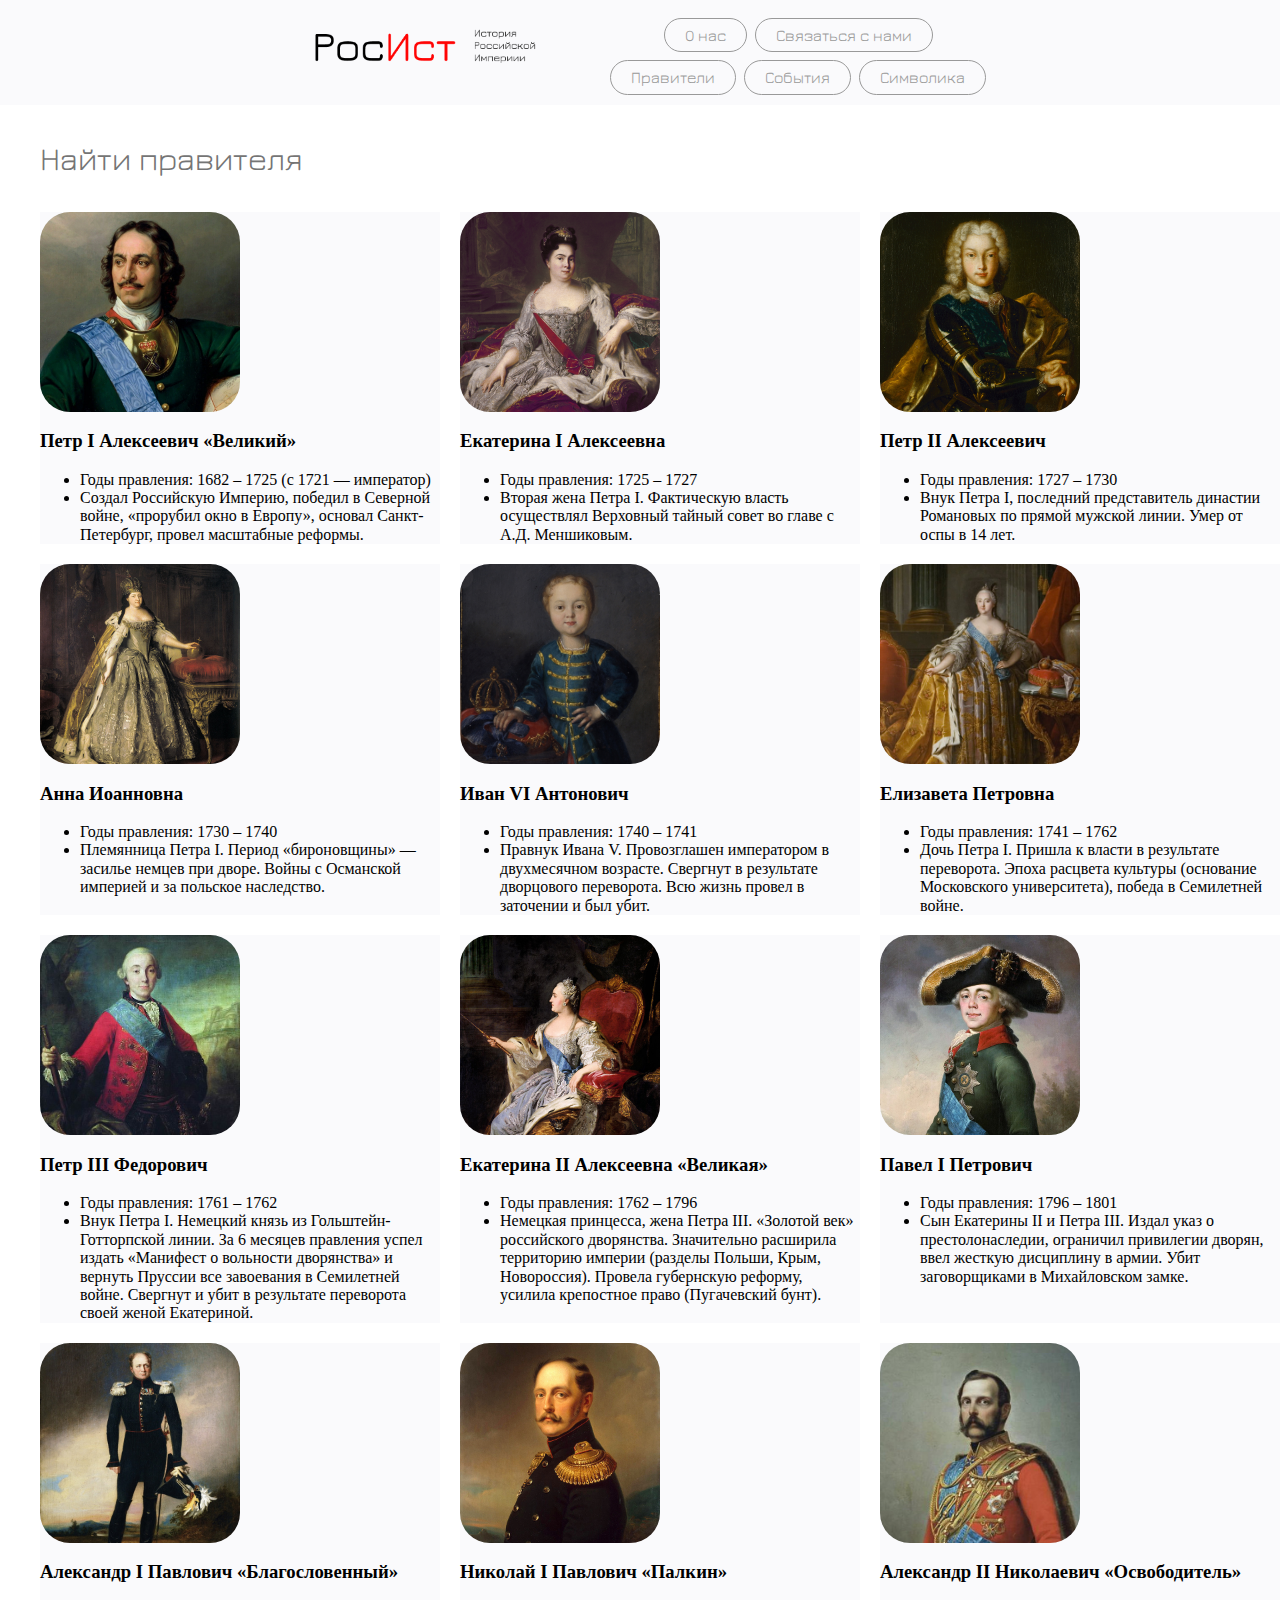
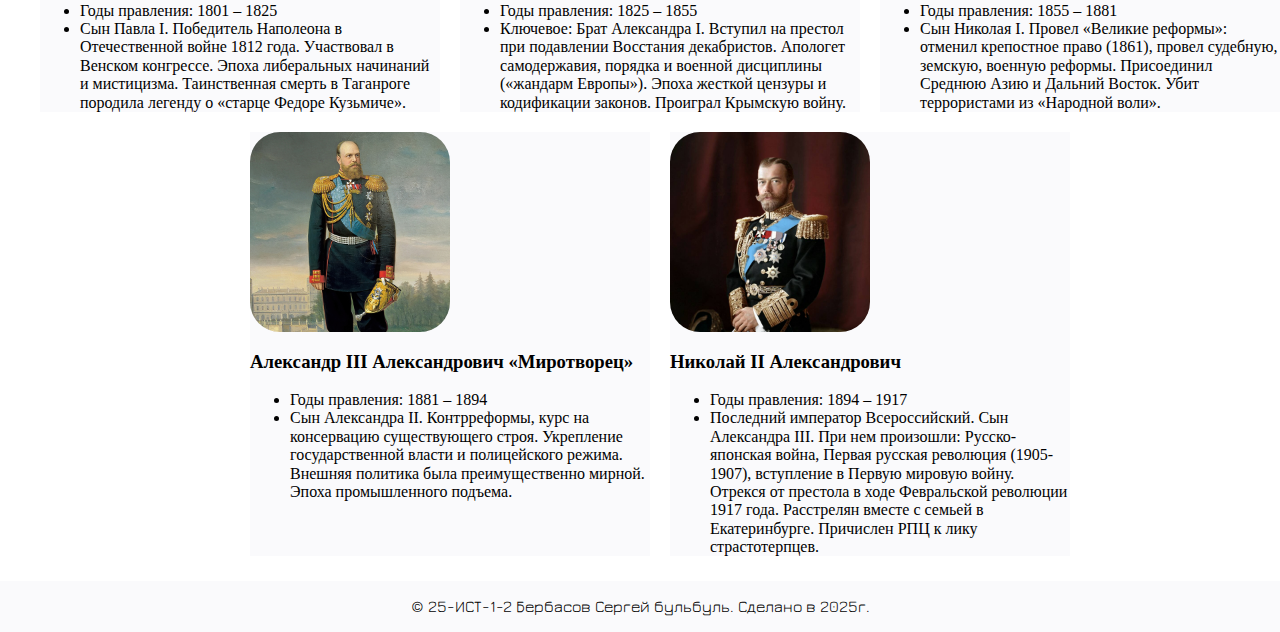
<file: kursovaya/praviteli.html>
<!DOCTYPE html>
<html lang="en">
<head>
    <meta charset="UTF-8">
    <meta name="viewport" content="width=device-width, initial-scale=1.0">
    <link rel="preconnect" href="https://fonts.googleapis.com">
    <link rel="preconnect" href="https://fonts.gstatic.com" crossorigin>
    <link href="https://fonts.googleapis.com/css2?family=Jura:wght@300..700&display=swap" rel="stylesheet">
    <link rel="stylesheet" href="styles/normalize.css">
    <link rel="stylesheet" href="styles/default.css">
    <link rel="stylesheet" href="styles/praviteli.css">
    <title>Document</title>
    <script>
        var lis
        
        document.addEventListener("input", search)

        document.addEventListener("DOMContentLoaded", function() {
            lis = Array.from(document.getElementsByClassName("emperor__block"))
        })

        function search() {
            var table = document.getElementsByClassName('emperors')[0]
            var request = document.getElementById('search').value
            var filtered = Array.from(lis)
            .map(li => {return li.getElementsByTagName('h3')[0]})
            .filter(name => {return name.innerText.toLowerCase().includes(request.toLowerCase())})
            .map(name => {return name.parentElement})
            
            

            table.replaceChildren()
            Array.from(filtered).forEach(element => {
                table.appendChild(element)
            });

        }

        function openMenu() {
            document.querySelector('.menu_body').classList.add('active')
            var btn = document.querySelector('.open__nav')
            btn.classList.add('cross')
            btn.onclick = function() { closeMenu() }
        }
        function closeMenu() {
            document.querySelector('.menu_body').classList.remove('active')
            var btn = document.querySelector('.open__nav')
            btn.classList.remove('cross')
            btn.onclick = function() { openMenu() }
        }
    </script>
</head>
<body>
    <header>
        <img class="logo" src="images/logo.png" alt="РосИст - История Российской Империи">
        <nav>
            <button onclick="openMenu()" class="open__nav">
                <div class="top"></div>
                <div class="bottom"></div>
            </button>
            <div class="menu_body">
                <menu class="mobile_menu">
                <ul>
                    <li><button onclick="location.href = './praviteli.html'">Правители</button></li>
                    <li><button onclick="location.href = './sobitiya.html'">События</button></li>
                    <li><button onclick="location.href = './simvolika.html'">Символика</button></li>
                    <li><button onclick="location.href = './info.html'">О нас</button></li>
                    <li><button onclick="location.href = 'mailto:sergejberbasov1294@yandex.ru'">Связаться с нами</a></li>
                </ul>
            </menu>
            </div>
            
            <ul class="nav">
                <li><button onclick="location.href = './info.html'">О нас</button></li>
                <li><button onclick="location.href = 'mailto:sergejberbasov1294@yandex.ru'">Связаться с нами</a></li>
            </ul>
            <ul class="nav">
                <li><button onclick="location.href = './praviteli.html'">Правители</button></li>
                <li><button onclick="location.href = './sobitiya.html'">События</button></li>
                <li><button onclick="location.href = './simvolika.html'">Символика</button></li>
            </ul>
        </nav>
    </header>

    <search>
        <form action="/search">
            <input id="search" autofocus autocomplete="off" type="text" placeholder="Найти правителя">
        </form>
    </search>
    <main>
        <ul class="emperors">
            <li class="emperor__block">
                <img class="emp_img" src="images/praviteli/petr1.png" alt="Петр I">
                <h3>Петр I Алексеевич «Великий»</h3>
                <ul>
                    <li>Годы правления: 1682 – 1725 (с 1721 — император)</li>
                    <li>Создал Российскую Империю, победил в Северной войне, «прорубил окно в Европу», основал
                        Санкт-Петербург, провел масштабные реформы.</li>
                </ul>
            </li>
            <li class="emperor__block">
                <img class="emp_img" src="images/praviteli/ekaterina1.png" alt="Екатерина I">
                <h3>Екатерина I Алексеевна</h3>
                <ul>
                    <li>Годы правления: 1725 – 1727</li>
                    <li>Вторая жена Петра I. Фактическую власть осуществлял Верховный тайный совет во главе с А.Д.
                        Меншиковым.</li>
                </ul>
            </li>
            <li class="emperor__block">
                <img class="emp_img" src="images/praviteli/petr2.png" alt="Петр II">
                <h3>Петр II Алексеевич</h3>
                <ul>
                    <li>Годы правления: 1727 – 1730</li>
                    <li>Внук Петра I, последний представитель династии Романовых по прямой мужской линии. Умер от оспы в 14
                        лет.</li>
                </ul>
            </li>
            <li class="emperor__block">
                <img class="emp_img" src="images/praviteli/anna.png" alt="Анна">
                <h3>Анна Иоанновна</h3>
                <ul>
                    <li>Годы правления: 1730 – 1740</li>
                    <li>Племянница Петра I. Период «бироновщины» — засилье немцев при дворе. Войны с Османской империей и за
                        польское наследство.</li>
                </ul>
            </li>
            <li class="emperor__block">
                <img class="emp_img" src="images/praviteli/ivan6.png" alt="Иван VI">
                <h3>Иван VI Антонович</h3>
                <ul>
                    <li>Годы правления: 1740 – 1741</li>
                    <li>Правнук Ивана V. Провозглашен императором в двухмесячном возрасте. Свергнут в результате дворцового
                        переворота. Всю жизнь провел в заточении и был убит.</li>
                </ul>
            </li>
            <li class="emperor__block">
                <img class="emp_img" src="images/praviteli/elizaveta.png" alt="Елизавета">
                <h3>Елизавета Петровна</h3>
                <ul>
                    <li>Годы правления: 1741 – 1762</li>
                    <li>Дочь Петра I. Пришла к власти в результате переворота. Эпоха расцвета культуры (основание
                        Московского университета), победа в Семилетней войне.</li>
                </ul>
            </li>
            <li class="emperor__block">
                <img class="emp_img" src="images/praviteli/petr3.png" alt="Петр III">
                <h3>Петр III Федорович</h3>
                <ul>
                    <li>Годы правления: 1761 – 1762</li>
                    <li>Внук Петра I. Немецкий князь из Гольштейн-Готторпской линии. За 6 месяцев правления успел издать
                        «Манифест о вольности дворянства» и вернуть Пруссии все завоевания в Семилетней войне. Свергнут и
                        убит в результате переворота своей женой Екатериной.</li>
                </ul>
            </li>
            <li class="emperor__block">
                <img class="emp_img" src="images/praviteli/ekaterina2.png" alt="Екатерина II">
                <h3>Екатерина II Алексеевна «Великая»</h3>
                <ul>
                    <li>Годы правления: 1762 – 1796</li>
                    <li>Немецкая принцесса, жена Петра III. «Золотой век» российского дворянства. Значительно расширила
                        территорию империи (разделы Польши, Крым, Новороссия). Провела губернскую реформу, усилила
                        крепостное право (Пугачевский бунт).</li>
                </ul>
            </li>
            <li class="emperor__block">
                <img class="emp_img" src="images/praviteli/pavel1.png" alt="Павел I">
                <h3>Павел I Петрович</h3>
                <ul>
                    <li>Годы правления: 1796 – 1801</li>
                    <li>Сын Екатерины II и Петра III. Издал указ о престолонаследии, ограничил привилегии дворян, ввел
                        жесткую дисциплину в армии. Убит заговорщиками в Михайловском замке.</li>
                </ul>
            </li>
            <li class="emperor__block">
                <img class="emp_img" src="images/praviteli/aleksandr1.png" alt="Александр I">
                <h3>Александр I Павлович «Благословенный»</h3>
                <ul>
                    <li>Годы правления: 1801 – 1825</li>
                    <li>Сын Павла I. Победитель Наполеона в Отечественной войне 1812 года. Участвовал в Венском конгрессе.
                        Эпоха либеральных начинаний и мистицизма. Таинственная смерть в Таганроге породила легенду о «старце
                        Федоре Кузьмиче».</li>
                </ul>
            </li>
            <li class="emperor__block">
                <img class="emp_img" src="images/praviteli/nikolay1.png" alt="Николай I">
                <h3>Николай I Павлович «Палкин»</h3>
                <ul>
                    <li>Годы правления: 1825 – 1855</li>
                    <li>Ключевое: Брат Александра I. Вступил на престол при подавлении Восстания декабристов. Апологет
                        самодержавия, порядка и военной дисциплины («жандарм Европы»). Эпоха жесткой цензуры и кодификации
                        законов. Проиграл Крымскую войну.</li>
                </ul>
            </li>
            <li class="emperor__block">
                <img class="emp_img" src="images/praviteli/aleksandr2.png" alt="Александр II">
                <h3>Александр II Николаевич «Освободитель»</h3>
                <ul>
                    <li>Годы правления: 1855 – 1881</li>
                    <li>Сын Николая I. Провел «Великие реформы»: отменил крепостное право (1861), провел судебную, земскую,
                        военную реформы. Присоединил Среднюю Азию и Дальний Восток. Убит террористами из «Народной воли».
                    </li>
                </ul>
            </li>
            <li class="emperor__block">
                <img class="emp_img" src="images/praviteli/aleksandr3.png" alt="Александр III">
                <h3>Александр III Александрович «Миротворец»</h3>
                <ul>
                    <li>Годы правления: 1881 – 1894</li>
                    <li>Сын Александра II. Контрреформы, курс на консервацию существующего строя. Укрепление государственной
                        власти и полицейского режима. Внешняя политика была преимущественно мирной. Эпоха промышленного
                        подъема.</li>
                </ul>
            </li>
            <li class="emperor__block">
                <img class="emp_img" src="images/praviteli/nikolay2.png" alt="Николай II">
                <h3>Николай II Александрович</h3>
                <ul>
                    <li>Годы правления: 1894 – 1917</li>
                    <li>Последний император Всероссийский. Сын Александра III. При нем произошли: Русско-японская война,
                        Первая русская революция (1905-1907), вступление в Первую мировую войну. Отрекся от престола в ходе
                        Февральской революции 1917 года. Расстрелян вместе с семьей в Екатеринбурге. Причислен РПЦ к лику
                        страстотерпцев.</li>
                </ul>
            </li>
        </ul>
    </main>

    <footer>
        <p>&copy 25-ИСТ-1-2 Бербасов Сергей бульбуль. Сделано в 2025г.</p>
    </footer>
</body>
</html>
</file>
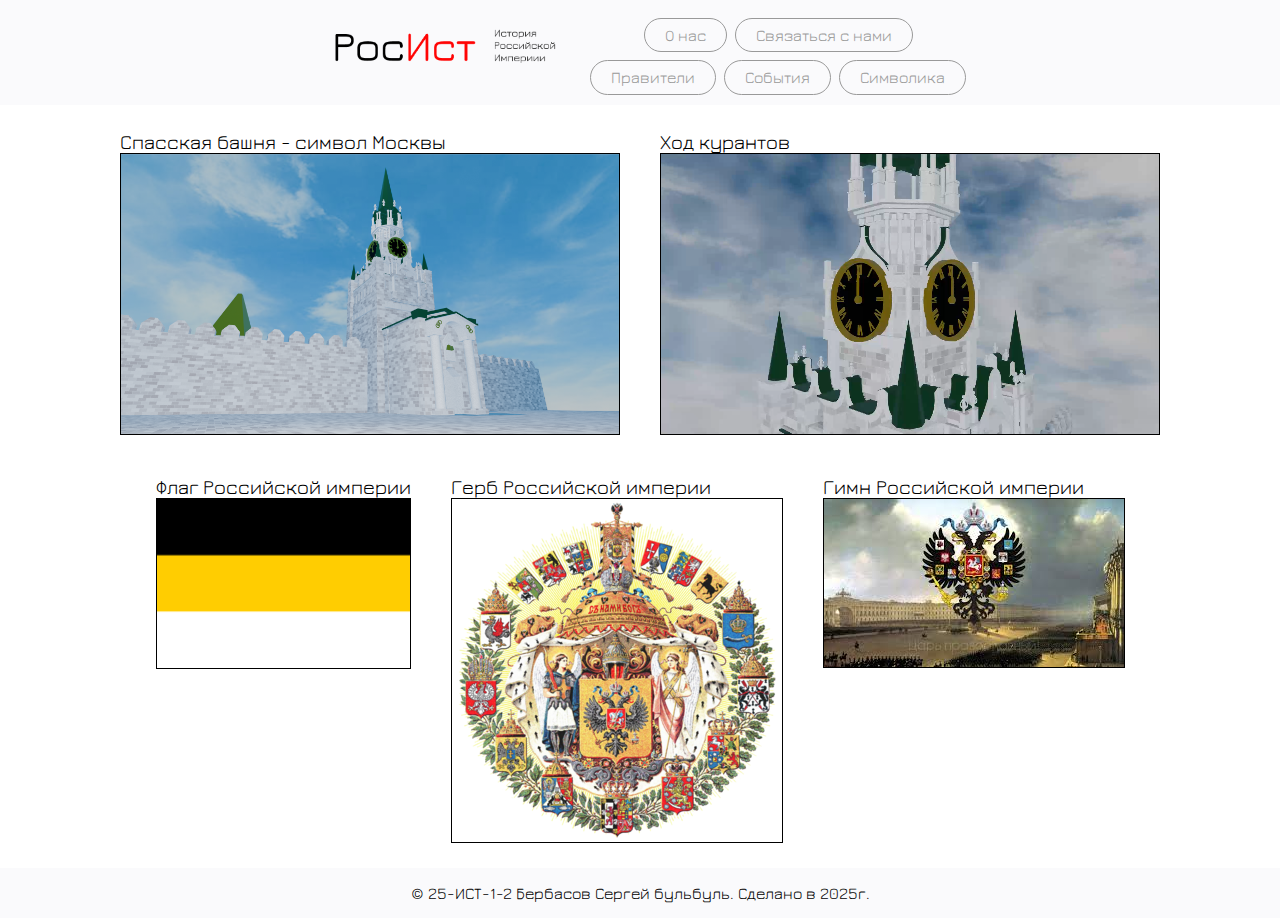
<file: kursovaya/simvolika.html>
<!DOCTYPE html>
<html lang="en">
<head>
    <meta charset="UTF-8">
    <meta name="viewport" content="width=device-width, initial-scale=1.0">
    <link rel="preconnect" href="https://fonts.googleapis.com">
    <link rel="preconnect" href="https://fonts.gstatic.com" crossorigin>
    <link href="https://fonts.googleapis.com/css2?family=Jura:wght@300..700&display=swap" rel="stylesheet">
    <link rel="stylesheet" href="styles/normalize.css">
    <link rel="stylesheet" href="styles/default.css">
    <link rel="stylesheet" href="styles/simvolika.css">
    <title>Document</title>
    <script>
        function playAudio(btn) {
            var file = document.getElementById('gimn')
            file.play()
            btn.onclick = function() {stopAudio(btn)}
        }
        function stopAudio(btn) {
            var file = document.getElementById('gimn')
            file.pause()
            btn.onclick = function() {playAudio(btn)}
        }

        function openMenu() {
            document.querySelector('.menu_body').classList.add('active')
            var btn = document.querySelector('.open__nav')
            btn.classList.add('cross')
            btn.onclick = function() { closeMenu() }
        }
        function closeMenu() {
            document.querySelector('.menu_body').classList.remove('active')
            var btn = document.querySelector('.open__nav')
            btn.classList.remove('cross')
            btn.onclick = function() { openMenu() }
        }
    </script>
</head>
<body>
    <header>
        <img class="logo" src="images/logo.png" alt="РосИст - История Российской Империи">
        <nav>
            <button onclick="openMenu()" class="open__nav">
                <div class="top"></div>
                <div class="bottom"></div>
            </button>
            <div class="menu_body">
                <menu class="mobile_menu">
                <ul>
                    <li><button onclick="location.href = './praviteli.html'">Правители</button></li>
                    <li><button onclick="location.href = './sobitiya.html'">События</button></li>
                    <li><button onclick="location.href = './simvolika.html'">Символика</button></li>
                    <li><button onclick="location.href = './info.html'">О нас</button></li>
                    <li><button onclick="location.href = 'mailto:sergejberbasov1294@yandex.ru'">Связаться с нами</a></li>
                </ul>
            </menu>
            </div>
            
            <ul class="nav">
                <li><button onclick="location.href = './info.html'">О нас</button></li>
                <li><button onclick="location.href = 'mailto:sergejberbasov1294@yandex.ru'">Связаться с нами</a></li>
            </ul>
            <ul class="nav">
                <li><button onclick="location.href = './praviteli.html'">Правители</button></li>
                <li><button onclick="location.href = './sobitiya.html'">События</button></li>
                <li><button onclick="location.href = './simvolika.html'">Символика</button></li>
            </ul>
        </nav>
    </header>

    <main>
        <ul>
            <li>
                <label for="bashnya">Спасская башня - символ Москвы</label>
                <img id="bashnya" src="images/bashnya.png" alt="Спасская башня">
            </li>
            <li>
                <label for="clock">Ход курантов</label>
                <video autoplay loop id="clock" src="videos/bashnya.mp4" alt="Часы на Спасской башне"></video>
            </li>
            <li>
                <label for="flag">Флаг Российской империи</label>
                <img id="flag" src="images/flag.png" alt="Флаг">
            </li>
            <li>
                <label for="gerb">Герб Российской империи</label>
                <img id="gerb" src="images/gerb.png" alt="Герб">
            </li>
            <li>
                <label for="gimn">Гимн Российской империи</label>
                <img class="audio" onclick="playAudio(this)" src="images/gimn.png" alt="Гимн Российской империи">
                <audio id="gimn" src="audios/gimn.mp3"></audio>
            </li>
        </ul>
    </main>

    <footer>
        <p>&copy 25-ИСТ-1-2 Бербасов Сергей бульбуль. Сделано в 2025г.</p>
    </footer>
</body>
</html>
</file>
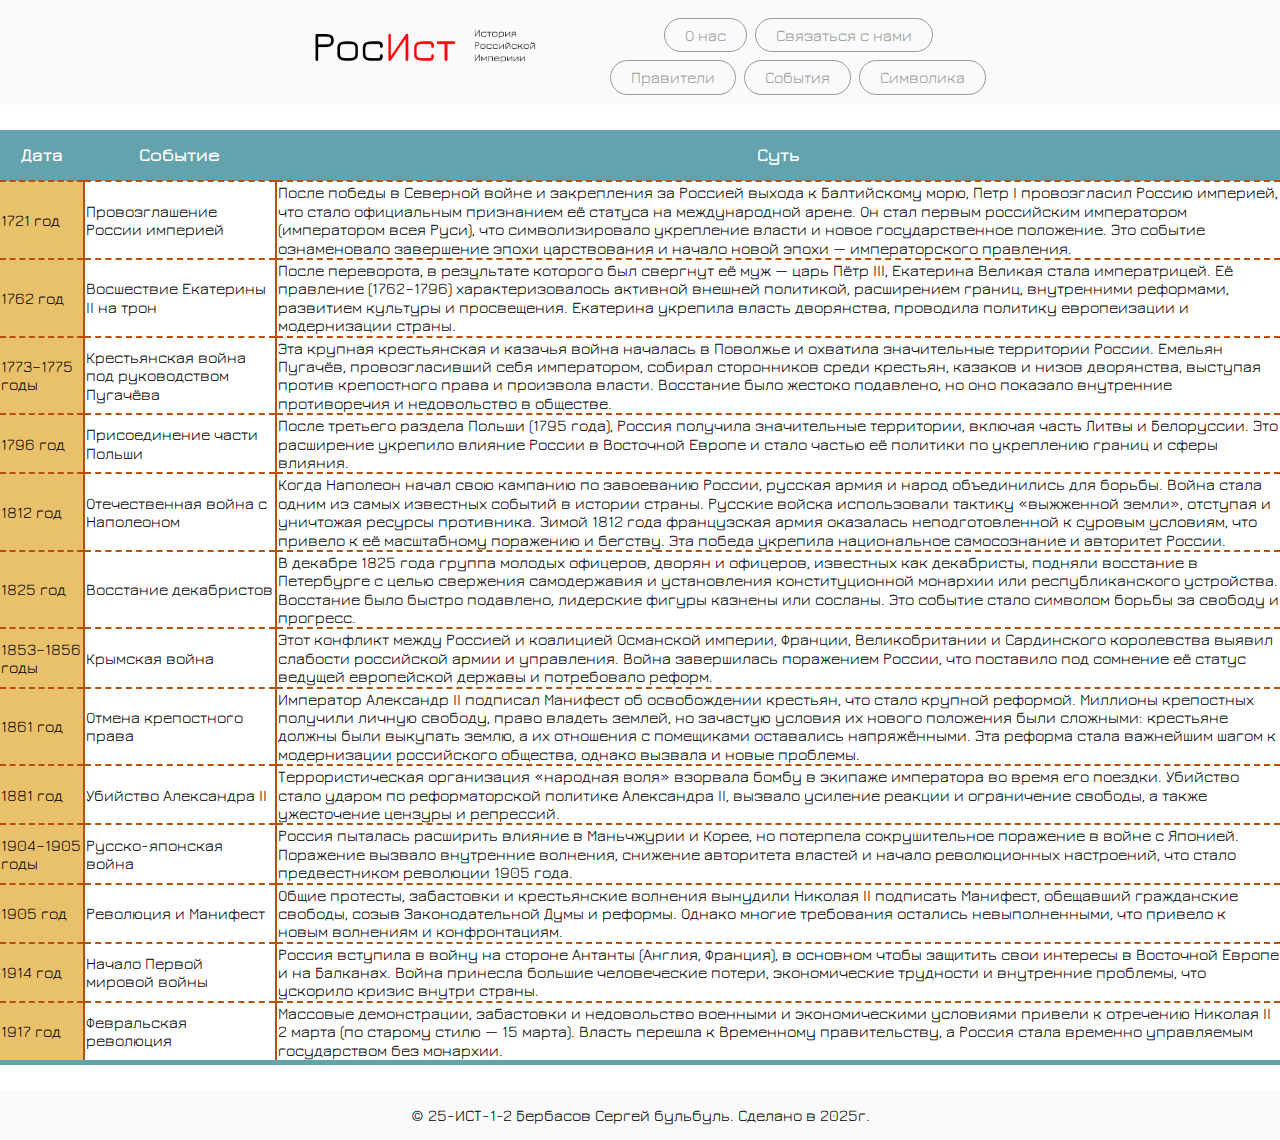
<file: kursovaya/sobitiya.html>
<!DOCTYPE html>
<html lang="en">
<head>
    <meta charset="UTF-8">
    <meta name="viewport" content="width=device-width, initial-scale=1.0">
    <link rel="preconnect" href="https://fonts.googleapis.com">
    <link rel="preconnect" href="https://fonts.gstatic.com" crossorigin>
    <link href="https://fonts.googleapis.com/css2?family=Jura:wght@300..700&display=swap" rel="stylesheet">
    <link rel="stylesheet" href="styles/normalize.css">
    <link rel="stylesheet" href="styles/default.css">
    <link rel="stylesheet" href="styles/sobitiya.css">
    <title>Document</title>
    <script>
        function openMenu() {
            document.querySelector('.menu_body').classList.add('active')
            var btn = document.querySelector('.open__nav')
            btn.classList.add('cross')
            btn.onclick = function() { closeMenu() }
        }
        function closeMenu() {
            document.querySelector('.menu_body').classList.remove('active')
            var btn = document.querySelector('.open__nav')
            btn.classList.remove('cross')
            btn.onclick = function() { openMenu() }
        }
    </script>
</head>
<body>
    <header>
        <img class="logo" src="images/logo.png" alt="РосИст - История Российской Империи">
        <nav>
            <button onclick="openMenu()" class="open__nav cross">
                <div class="top"></div>
                <div class="bottom"></div>
            </button>
            <div class="menu_body">
                <menu class="mobile_menu">
                <ul>
                    <li><button onclick="location.href = './praviteli.html'">Правители</button></li>
                    <li><button onclick="location.href = './sobitiya.html'">События</button></li>
                    <li><button onclick="location.href = './simvolika.html'">Символика</button></li>
                    <li><button onclick="location.href = './info.html'">О нас</button></li>
                    <li><button onclick="location.href = 'mailto:sergejberbasov1294@yandex.ru'">Связаться с нами</a></li>
                </ul>
            </menu>
            </div>
            
            <ul class="nav">
                <li><button onclick="location.href = './info.html'">О нас</button></li>
                <li><button onclick="location.href = 'mailto:sergejberbasov1294@yandex.ru'">Связаться с нами</a></li>
            </ul>
            <ul class="nav">
                <li><button onclick="location.href = './praviteli.html'">Правители</button></li>
                <li><button onclick="location.href = './sobitiya.html'">События</button></li>
                <li><button onclick="location.href = './simvolika.html'">Символика</button></li>
            </ul>
        </nav>
    </header>

    <main>
        <table>
            <tr class="th">
                <th>Дата</th>
                <th>Событие</th>
                <th>Суть</th>
            </tr>
            <tr>
                <td class="date">1721 год</td>
                <td>Провозглашение России империей</td>
                <td>После победы в Северной войне и закрепления за Россией выхода к Балтийскому морю, Петр I провозгласил Россию империей, что стало официальным признанием её статуса на международной арене. Он стал первым российским императором (императором всея Руси), что символизировало укрепление власти и новое государственное положение. Это событие ознаменовало завершение эпохи царствования и начало новой эпохи — императорского правления.</td>
            </tr>
            <tr>
                <td class="date">1762 год</td>
                <td>Восшествие Екатерины II на трон</td>
                <td>После переворота, в результате которого был свергнут её муж — царь Пётр III, Екатерина Великая стала императрицей. Её правление (1762–1796) характеризовалось активной внешней политикой, расширением границ, внутренними реформами, развитием культуры и просвещения. Екатерина укрепила власть дворянства, проводила политику европеизации и модернизации страны.</td>
            </tr>
            <tr>
                <td class="date">1773–1775 годы</td>
                <td>Крестьянская война под руководством Пугачёва</td>
                <td>Эта крупная крестьянская и казачья война началась в Поволжье и охватила значительные территории России. Емельян Пугачёв, провозгласивший себя императором, собирал сторонников среди крестьян, казаков и низов дворянства, выступая против крепостного права и произвола власти. Восстание было жестоко подавлено, но оно показало внутренние противоречия и недовольство в обществе.</td>
            </tr>
            <tr>
                <td class="date">1796 год</td>
                <td>Присоединение части Польши</td>
                <td>После третьего раздела Польши (1795 года), Россия получила значительные территории, включая часть Литвы и Белоруссии. Это расширение укрепило влияние России в Восточной Европе и стало частью её политики по укреплению границ и сферы влияния.</td>
            </tr>
            <tr>
                <td class="date">1812 год</td>
                <td>Отечественная война с Наполеоном</td>
                <td>Когда Наполеон начал свою кампанию по завоеванию России, русская армия и народ объединились для борьбы. Война стала одним из самых известных событий в истории страны. Русские войска использовали тактику «выжженной земли», отступая и уничтожая ресурсы противника. Зимой 1812 года французская армия оказалась неподготовленной к суровым условиям, что привело к её масштабному поражению и бегству. Эта победа укрепила национальное самосознание и авторитет России.</td>
            </tr>
            <tr>
                <td class="date">1825 год</td>
                <td>Восстание декабристов</td>
                <td>В декабре 1825 года группа молодых офицеров, дворян и офицеров, известных как декабристы, подняли восстание в Петербурге с целью свержения самодержавия и установления конституционной монархии или республиканского устройства. Восстание было быстро подавлено, лидерские фигуры казнены или сосланы. Это событие стало символом борьбы за свободу и прогресс.</td>
            </tr>
            <tr>
                <td class="date">1853–1856 годы</td>
                <td>Крымская война</td>
                <td>Этот конфликт между Россией и коалицией Османской империи, Франции, Великобритании и Сардинского королевства выявил слабости российской армии и управления. Война завершилась поражением России, что поставило под сомнение её статус ведущей европейской державы и потребовало реформ.</td>
            </tr>
            <tr>
                <td class="date">1861 год</td>
                <td>Отмена крепостного права</td>
                <td>Император Александр II подписал Манифест об освобождении крестьян, что стало крупной реформой. Миллионы крепостных получили личную свободу, право владеть землей, но зачастую условия их нового положения были сложными: крестьяне должны были выкупать землю, а их отношения с помещиками оставались напряжёнными. Эта реформа стала важнейшим шагом к модернизации российского общества, однако вызвала и новые проблемы.</td>
            </tr>
            <tr>
                <td class="date">1881 год</td>
                <td>Убийство Александра II</td>
                <td>Террористическая организация «народная воля» взорвала бомбу в экипаже императора во время его поездки. Убийство стало ударом по реформаторской политике Александра II, вызвало усиление реакции и ограничение свободы, а также ужесточение цензуры и репрессий.</td>
            </tr>
            <tr>
                <td class="date">1904–1905 годы</td>
                <td>Русско-японская война</td>
                <td>Россия пыталась расширить влияние в Маньчжурии и Корее, но потерпела сокрушительное поражение в войне с Японией. Поражение вызвало внутренние волнения, снижение авторитета властей и начало революционных настроений, что стало предвестником революции 1905 года.</td>
            </tr>
            <tr>
                <td class="date">1905 год</td>
                <td>Революция и Манифест</td>
                <td>Общие протесты, забастовки и крестьянские волнения вынудили Николая II подписать Манифест, обещавший гражданские свободы, созыв Законодательной Думы и реформы. Однако многие требования остались невыполненными, что привело к новым волнениям и конфронтациям.</td>
            </tr>
            <tr>
                <td class="date">1914 год</td>
                <td>Начало Первой мировой войны</td>
                <td>Россия вступила в войну на стороне Антанты (Англия, Франция), в основном чтобы защитить свои интересы в Восточной Европе и на Балканах. Война принесла большие человеческие потери, экономические трудности и внутренние проблемы, что ускорило кризис внутри страны.</td>
            </tr>
            <tr class="last__tr">
                <td class="date">1917 год</td>
                <td>Февральская революция</td>
                <td>Массовые демонстрации, забастовки и недовольство военными и экономическими условиями привели к отречению Николая II 2 марта (по старому стилю — 15 марта). Власть перешла к Временному правительству, а Россия стала временно управляемым государством без монархии.</td>
            </tr>
        </table>
    </main>

    <footer>
        <p>&copy 25-ИСТ-1-2 Бербасов Сергей бульбуль. Сделано в 2025г.</p>
    </footer>
</body>
</html>
</file>
<file: styles/default.css>
@import url('https://fonts.googleapis.com/css2?family=Jura:wght@300..700&display=swap');

header {
    display: flex;
    justify-content: center;
    align-items: center;
    background-color: #fafafc;
    width: 100%;
    padding: 10px 0px;
    gap: 20px;
    max-height: 100px;
}
footer {
    font-family: 'Jura';
    font-size: 16px;
    background: #fafafc;
    width: 100%;
    display: flex;
    justify-content: center;
    align-items: center;
}
html {
    overflow-x: hidden;
    height: 100%;
    width: 100%;
}
body {
    height: 100%;
    display: flex;
    flex-direction: column;
    align-items: center;
    overflow-x: hidden;
    row-gap: 25px;
}
nav {
    display: flex;
    flex-direction: column;
    align-items: center;
    gap: 8px;
}
.nav {
    gap: 8px;
    display: flex;
    list-style: none;
}
nav ul {
    padding: 0px;
}
.logo {
    cursor: pointer;
    flex: 0 1 200px;
    min-width: 50px;
    max-width: 100%; 
}
main {
    max-width: 1440px;
}

.open__nav {
    display: none;
}
.mobile_menu {
    display: none;
}
.person {
    border: 1px solid black;
    border-radius: 30px;
    cursor: pointer;
    min-width: 20px;
    max-width: 55px;
    height: auto;
}

@media (min-width: 797px) {
    nav button {
        background: transparent;
        border: 1px solid #999999;
        border-radius: 30px;
        padding: 7px 20px;
        font-family: 'Jura';
        color: #999999;
        cursor: pointer;
    }
    nav button:hover {
        background: #FF0033;
        color: white;
    }
}

@media (max-width: 796px) {
    .nav {
        display: none;
    }
    .open__nav {
        width: 30px;
        height: 30px;
        display: grid;
        grid-template-columns: 1fr;
        grid-template-rows: 10fr 0.1fr 10fr;
        align-items: center;
        justify-content: center;
        background: transparent;
        border: none;
        z-index: 11;
    }
    div.top {
        grid-row: 1 / 1;
        grid-column: 1 / 1;
        transition: all 0.5s;
    }
    div.bottom {
        grid-row: 3 / 3;
        grid-column: 1 / 1;
        transition: all 0.5s;
    }
    .open__nav div {
        background: black;
        width: 24px;
        height: 2px;
        border-radius: 10px;
        transition: all 0.5s;
    }
    .open__nav.cross .bottom {
        rotate: -45deg;
        grid-column: 1 / 1;
        grid-row: 2 / 2;
    }
    .open__nav.cross .top {
        rotate: 45deg;
        grid-column: 1 / 1;
        grid-row: 2 / 2;
    }
    .menu_body {
        background-color: #fafafc;

        position: fixed;
        top: 0px;
        left: 0px;

        width: 100%;
        height: 0px;
        transition: all 1s;
        z-index: 10;
    }
    .menu_body.active {
        height: 100%;

        display: flex;
        flex-direction: column;
        align-items: start;
        justify-content: center;
    }

    .mobile_menu {
        opacity: 0;
        transition: opacity 1s;
        margin: 0px;
        padding: 0px;

        display: flex;
        flex-direction: column;
    }
    .menu_body.active .mobile_menu {
        opacity: 1;
    }

    .mobile_menu ul {
        padding: 0px;
        list-style: none;
        display: flex;
        flex-direction: column;
    }
    .mobile_menu ul.bottom button {
        color: #999999;
    }

    .mobile_menu ul button {
        display: none;
        width: 250px;
        text-align: left;
        background: transparent;
        font-family: 'Jura';
        font-size: 22px;
        border: none;
        padding: 20px 30px;
        color: black;
    }
    .menu_body.active .mobile_menu ul button {
        display: inline-block;
    }
}
</file>
<file: styles/index.css>
li {
    list-style: none;
    font-family: 'Jura';
    font-size: 22px;
}
ul {
    padding-left: 10px;
}
main li button {
    background: transparent;
    cursor: pointer;
    border: none;
    padding: 30px;
    font-size: 28px;
}
</file>
<file: kursovaya/styles/default.css>
header {
    display: flex;
    justify-content: center;
    background-color: #fafafc;
    width: 100%;
    padding: 10px 0px;
}
footer {
    font-family: 'Jura';
    font-size: 16px;
    background: #fafafc;
    width: 100%;
    display: flex;
    justify-content: center;
    align-items: center;
}
body {
    display: flex;
    flex-direction: column;
    row-gap: 25px;
    align-items: center;
}
nav {
    display: flex;
    flex-direction: column;
    align-items: center;
    gap: 8px;
}

.nav {
    gap: 8px;
    display: flex;
    list-style: none;
}
.logo {
    height: 70px;
}
main {
    max-width: 1440px;
}

.open__nav {
    display: none;
}
.mobile_menu {
    display: none;
}

@media (min-width: 797px) {
    nav button {
        background: transparent;
        border: 1px solid #999999;
        border-radius: 30px;
        padding: 7px 20px;
        font-family: 'Jura';
        color: #999999;
        cursor: pointer;
    }
    nav button:hover {
        background: #FF0033;
        color: white;
    }
}

@media (max-width: 796px) {
    .nav {
        display: none;
    }
    .logo {
        height: 30px;
    }
    .open__nav {
        width: 30px;
        height: 30px;
        display: grid;
        grid-template-columns: 1fr;
        grid-template-rows: 10fr 0.1fr 10fr;
        align-items: center;
        justify-content: center;
        background: transparent;
        border: none;
        z-index: 11;
    }
    .top {
        grid-row: 1 / 1;
        grid-column: 1 / 1;
        transition: all 0.5s;
    }
    .bottom {
        grid-row: 3 / 3;
        grid-column: 1 / 1;
        transition: all 0.5s;
    }
    .open__nav div {
        background: black;
        width: 24px;
        height: 2px;
        border-radius: 10px;
        transition: all 0.5s;
    }
    .open__nav.cross .bottom {
        rotate: -45deg;
        grid-column: 1 / 1;
        grid-row: 2 / 2;
    }
    .open__nav.cross .top {
        rotate: 45deg;
        grid-column: 1 / 1;
        grid-row: 2 / 2;
    }
    header {
        justify-content: space-evenly;
    }
    .menu_body {
        background-color: #fafafc;

        position: fixed;
        top: 0px;
        left: 0px;

        width: 100%;
        height: 0px;
        transition: all 1s;
        z-index: 10;
    }
    .menu_body.active {
        height: 100%;

        display: flex;
        flex-direction: column;
        align-items: start;
        justify-content: center;
    }

    .mobile_menu {
        opacity: 0;
        transition: opacity 1s;
        margin: 0px;
        padding: 0px;

        display: flex;
        flex-direction: column;
    }
    .menu_body.active .mobile_menu {
        opacity: 1;
    }

    .mobile_menu ul {
        padding: 0px;
        list-style: none;
        display: flex;
        flex-direction: column;
    }
    ul button {
        display: none;
        width: 250px;
        text-align: left;
        background: transparent;
        font-family: 'Jura';
        font-size: 22px;
        border: none;
        padding: 20px 30px;
        color: black;
    }
    .menu_body.active .mobile_menu ul button {
        display: inline-block;
    }
}
</file>
<file: kursovaya/styles/index.css>
main {
    display: flex;
    flex-direction: column;
    align-items: center;
}
form {
    display: flex;
    flex-direction: column;
    align-items: left;
}
input {
    resize: none;
    width: 200px;
}

.register {
    font-family: "Jura";
    font-size: 16px;
    font-style: normal;
    color: white;

    background: #CC0033;
    padding: 12px 50px;
    border: none;
    border-radius: 30px;
    cursor: pointer;
}
.register:hover {
    background: #FF0033;
}
</file>
<file: styles/karta.css>
.zoomable {
    min-width: 100%;
    height: auto;
    border: 1px solid black;
}
</file>
<file: styles/login.css>
main {
    display: flex;
    flex-direction: column;
    align-items: center;
}
form {
    display: flex;
    flex-direction: column;
    align-items: left;
}
input {
    resize: none;
    width: 200px;
}

.register {
    font-family: "Jura";
    font-size: 16px;
    font-style: normal;
    color: white;

    background: #CC0033;
    padding: 12px 50px;
    border: none;
    border-radius: 30px;
    cursor: pointer;
}
.register:hover {
    background: #FF0033;
}
</file>
<file: styles/praviteli.css>
.emperors {
    display: flex;
    flex-wrap: wrap;
    gap: 20px 20px;
    justify-content: center;
}
.emp_img {
    height: 200px;
    width: 200px;
    object-fit: cover;
    border-radius: 30px;
}
.emperor__block {
    display: flex;
    flex-direction: column;
    max-width: 400px;
    max-height: 600px;
    background: #fafafc;
}
.emperor__block ul {
    list-style-type: disc;
}

search {
    width: 100%;
    max-width: 1440px;
}
input {
    resize: none;
    width: 100%;
    font-family: 'Jura';
    font-size: 32px;
    border: none;
    padding: 10px 0px 10px 40px;
}
input:focus{
    outline: none;
}
</file>
<file: styles/simvolika.css>
img:not(.logo), video, audio {
    max-width: 100%;
    height: auto;
    border: 1px solid black;
}
img#gerb {
    border-radius: 50%;
}

ul {
    display: flex;
    flex-wrap: wrap;
    gap: 40px;
    justify-content: center;
    padding: 0px;
}

label {
    font-family: 'Jura';
    font-size: 20px;
    max-width: 500px;
}

.audio:hover {
    filter:
        sepia(100%)
        hue-rotate(-50deg)
        brightness(0.9);
    cursor: pointer;
    transition: filter 0.3s;
}

li {
    display: flex;
    flex-direction: column;
    max-width: 500px;
}
</file>
<file: styles/sobitiya.css>
.th {
    background: #64a2ad;
    color: white;
    font-size: 18px;
}

th {
    padding: 15px;
}

.date {
    background: #e9c16a;
    flex: 0 1 auto;
}

td {
    font-size: 16px;
}

td:not(.date) {
    border-left: 2px solid #b84f0b;
}

td.name {
    word-break: break-all;
}

tr:not(.th) {
    padding: 0.5rem;
    border-top: 2px dashed #b84f0b;
}

main {
    width: 100%;
}

table {
    width: 100%;
    border-collapse: collapse;
    font-family: 'Jura';
    table-layout: fixed;
}

.last__tr {
    border-bottom: 5px solid #64a2ad;
}
</file>
<file: kursovaya/styles/praviteli.css>
.emperors {
    display: flex;
    flex-wrap: wrap;
    gap: 20px 20px;
    justify-content: center;
}
.emp_img {
    height: 200px;
    width: 200px;
    object-fit: cover;
    border-radius: 30px;
}
.emperor__block {
    display: flex;
    flex-direction: column;
    max-width: 400px;
    max-height: 600px;
    background: #fafafc;
}
ul ul {
    list-style-type: disc;
}

search {
    width: 100%;
    max-width: 1440px;
}
input {
    resize: none;
    width: 100%;
    font-family: 'Jura';
    font-size: 32px;
    border: none;
    padding: 10px 0px 10px 40px;
}
input:focus{
    outline: none;
}
</file>
<file: kursovaya/styles/simvolika.css>
img:not(.logo), video, audio {
    max-width: 100%;
    height: auto;
    border: 1px solid black;
}

ul {
    display: flex;
    flex-wrap: wrap;
    gap: 40px;
    justify-content: center;
    padding: 0px;
}

label {
    font-family: 'Jura';
    font-size: 20px;
    max-width: 500px;
}

.audio:hover {
    filter:
        sepia(100%)
        hue-rotate(-50deg)
        brightness(0.9);
    cursor: pointer;
    transition: filter 0.3s;
}

li {
    display: flex;
    flex-direction: column;
    max-width: 500px;
}
</file>
<file: kursovaya/styles/sobitiya.css>
.th {
    background: #64a2ad;
    color: white;
    font-size: 18px;
}

th {
    padding: 15px;
}

.date {
    background: #e9c16a;
}

td {
    font-size: 16px;
}

td:not([class]) {
    border-left: 2px solid #b84f0b;
}

tr:not(.th) {
    padding: 0.5rem;
    border-top: 2px dashed #b84f0b;
}

table {
    border-collapse: collapse;
    font-family: 'Jura';
}

.last__tr {
    border-bottom: 5px solid #64a2ad;
}
</file>
